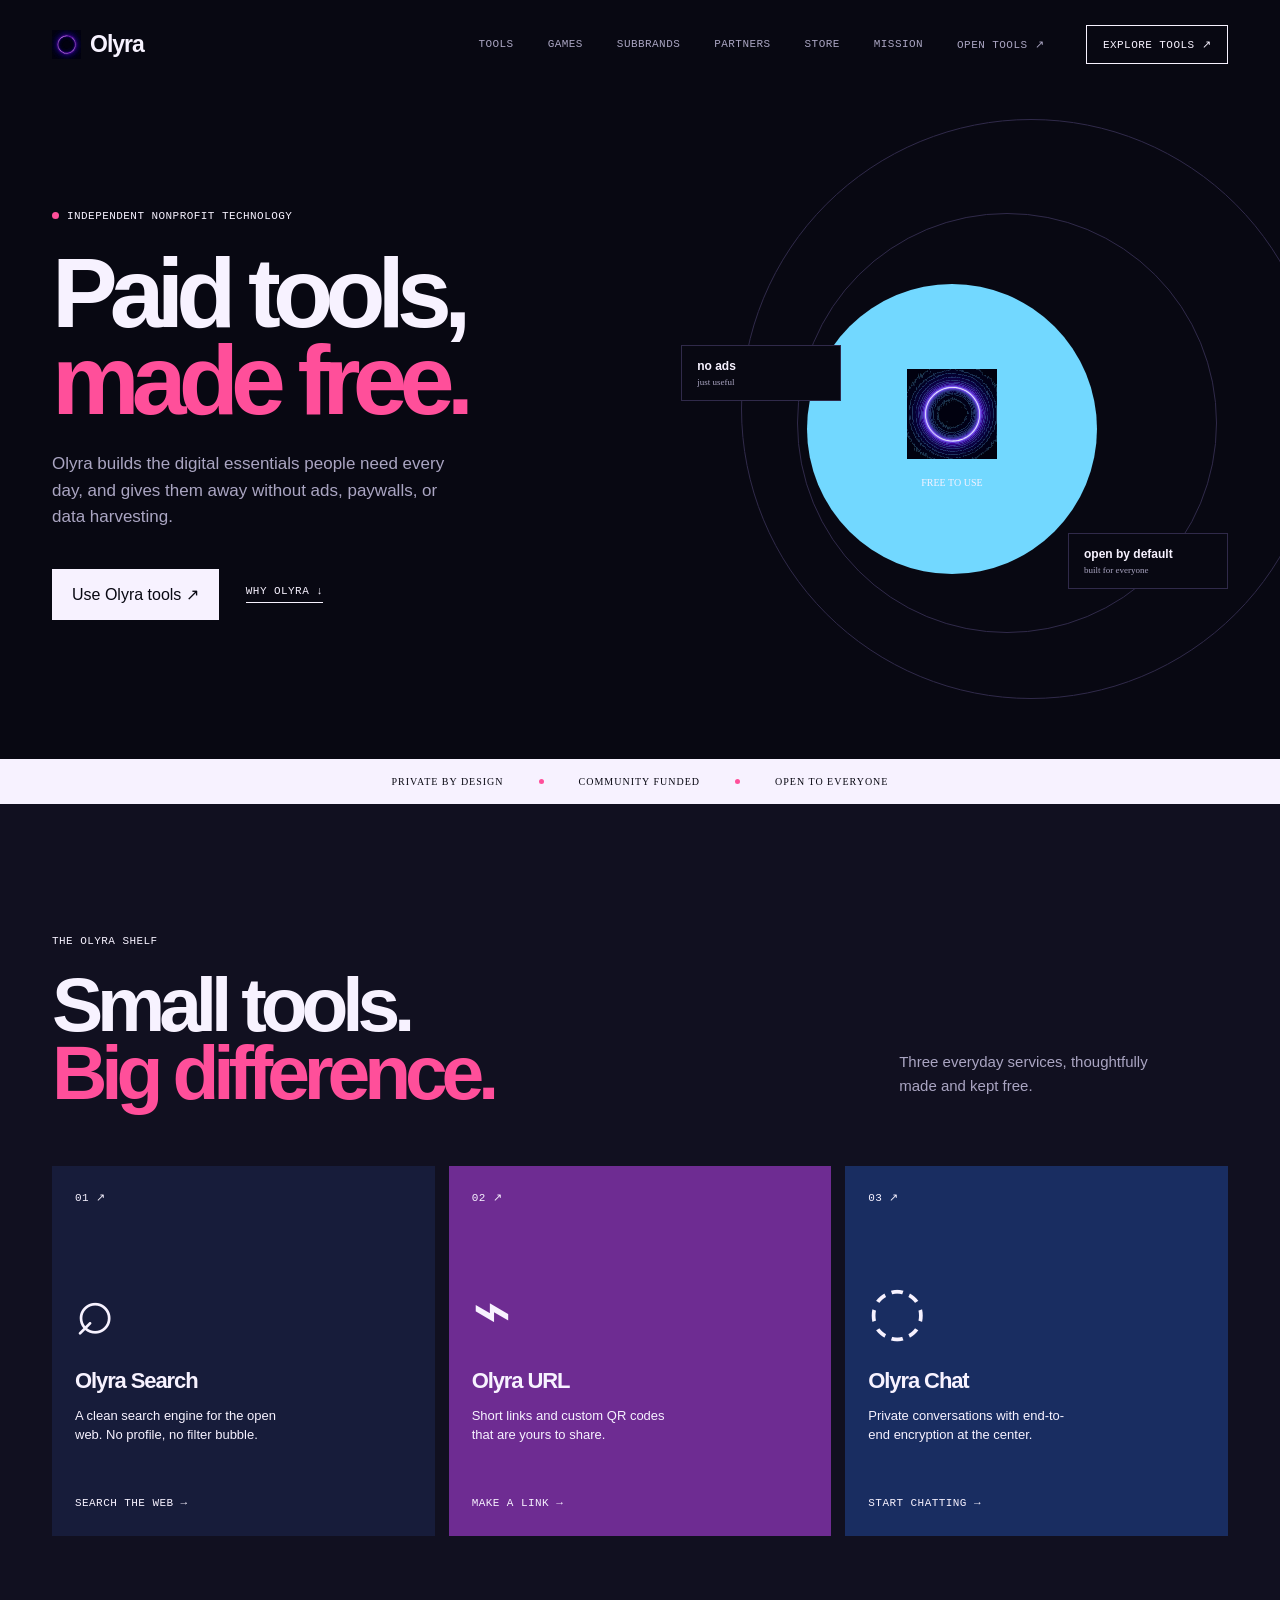
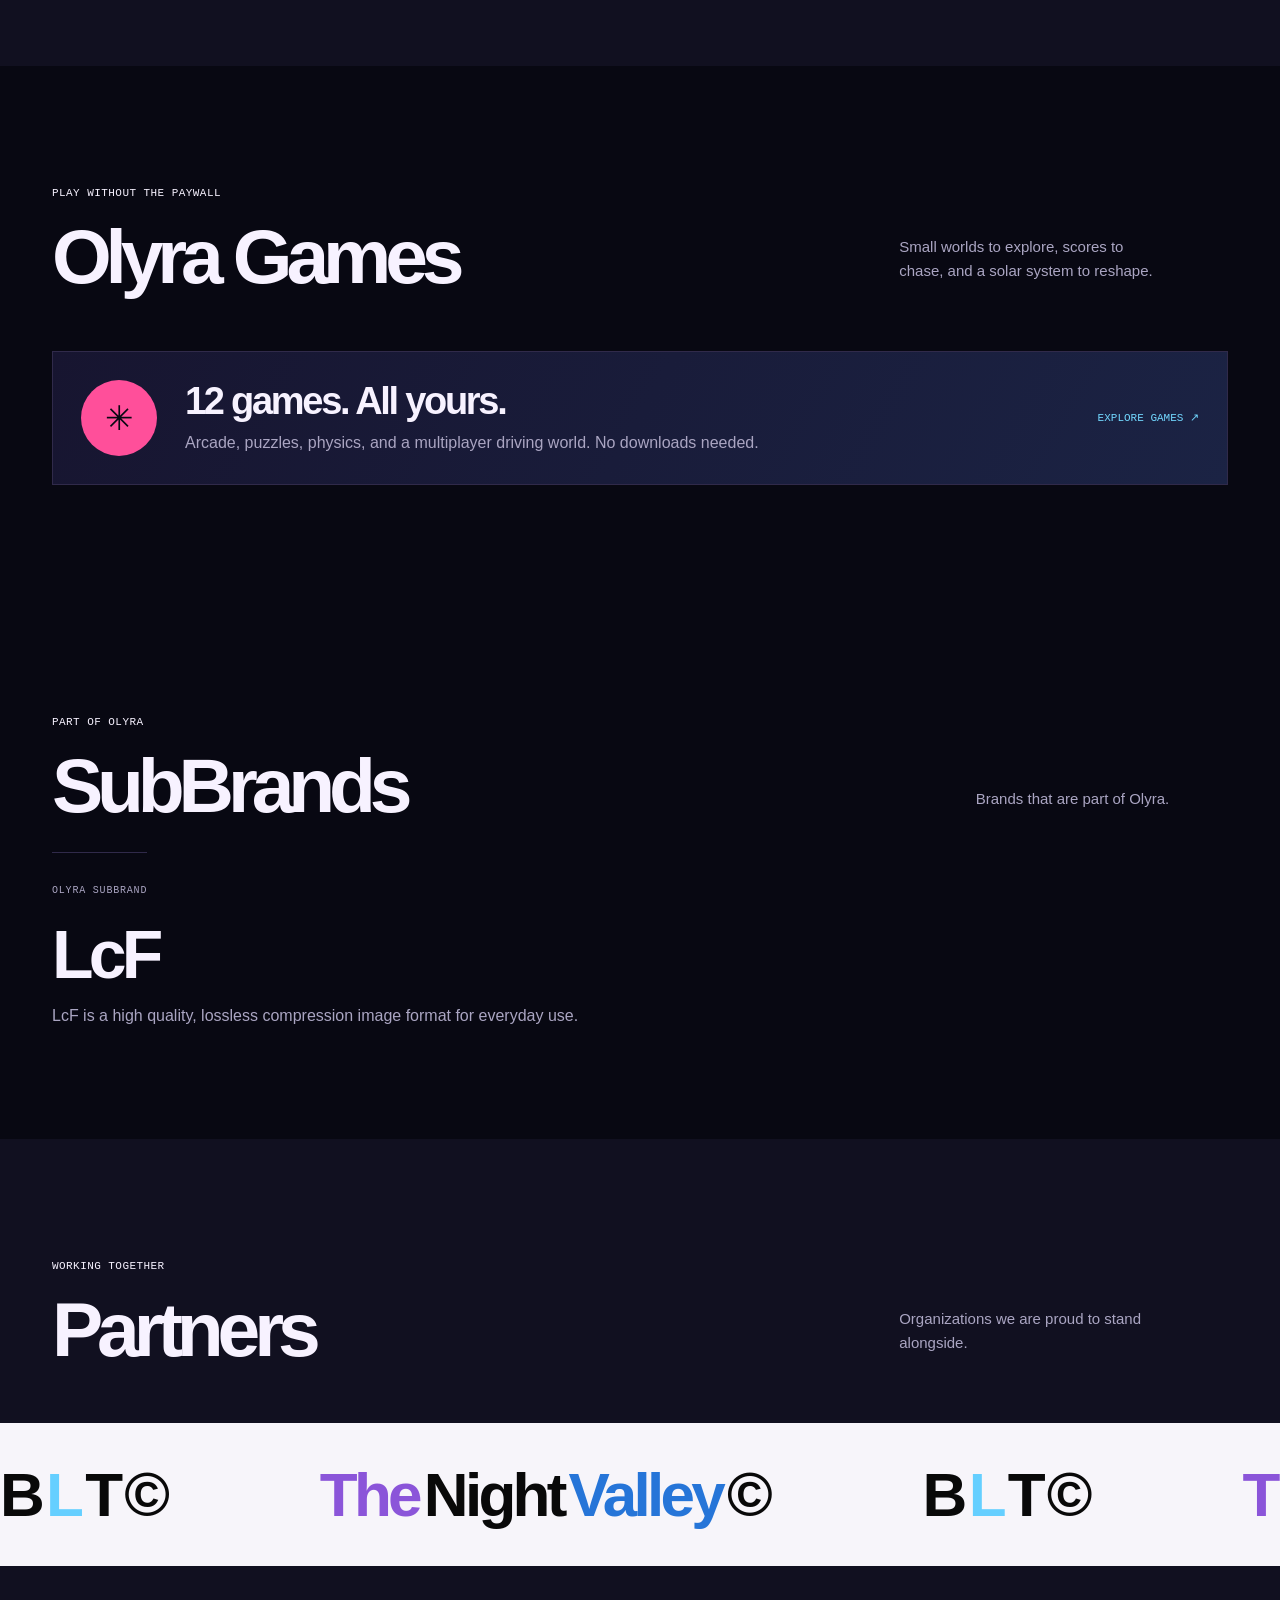
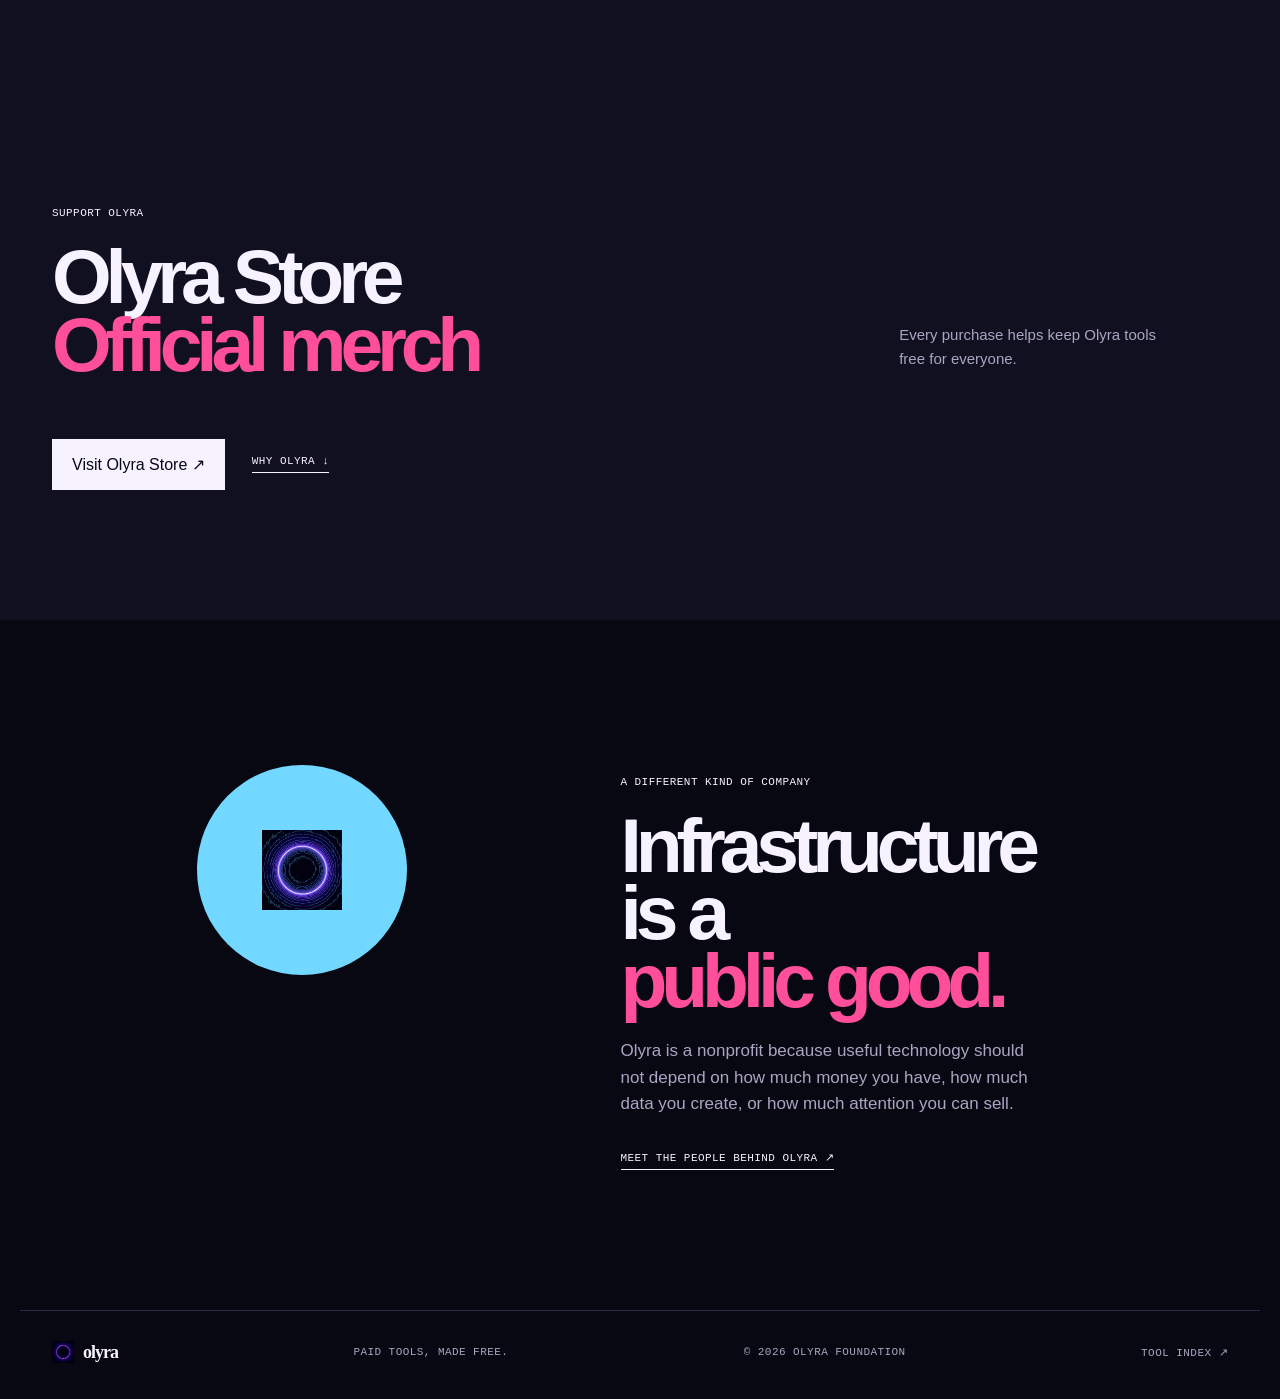
<file: index.html>
<!doctype html>
<html lang="en">
<head>
  <meta charset="UTF-8">
  <meta name="viewport" content="width=device-width, initial-scale=1">
  <meta name="description" content="Olyra makes useful digital tools free for everyone.">
  <title>Olyra - Paid tools, made free.</title>
  <link rel="icon" href="/OlyraLogo.svg" type="image/svg+xml">
  <link rel="stylesheet" href="/styles.css">
  <link rel="stylesheet" href="/brands.css">
</head>
<body>
  <header class="header"><a class="brand" href="/"><img src="/OlyraLogo.svg" alt=""> Olyra</a><nav><a href="#tools">Tools</a><a href="#games">Games</a><a href="#subbrands">SubBrands</a><a href="#partners">Partners</a><a href="#store">Store</a><a href="#mission">Mission</a><a href="/tools/">Open tools <span>↗</span></a></nav><a class="outline" href="/tools/">Explore tools ↗</a></header>
  <main>
    <section class="hero"><div><p class="eyebrow"><b></b>Independent nonprofit technology</p><h1>Paid tools,<br><em>made free.</em></h1><p class="lede">Olyra builds the digital essentials people need every day, and gives them away without ads, paywalls, or data harvesting.</p><div class="actions"><a class="button" href="/tools/">Use Olyra tools ↗</a><a class="text-link" href="#mission">Why Olyra ↓</a></div></div><div class="hero-art"><div class="ring ring-a"></div><div class="ring ring-b"></div><div class="logo-orb"><img src="/OlyraLogo.svg" alt="Olyra logo"><small>free to use</small></div><div class="note note-a"><strong>no ads</strong><small>just useful</small></div><div class="note note-b"><strong>open by default</strong><small>built for everyone</small></div></div></section>
    <div class="ticker"><span>Private by design</span><i></i><span>Community funded</span><i></i><span>Open to everyone</span></div>
    <section class="tools" id="tools"><div class="section-head"><div><p class="eyebrow">The Olyra shelf</p><h2>Small tools.<br><em>Big difference.</em></h2></div><p>Three everyday services, thoughtfully made and kept free.</p></div><div class="grid"><a class="tool search" href="/tools/search/"><span>01 ↗</span><b>⌕</b><h3>Olyra Search</h3><p>A clean search engine for the open web. No profile, no filter bubble.</p><small>Search the web →</small></a><a class="tool url" href="/tools/url/"><span>02 ↗</span><b>⌁</b><h3>Olyra URL</h3><p>Short links and custom QR codes that are yours to share.</p><small>Make a link →</small></a><a class="tool chat" href="/tools/chat/"><span>03 ↗</span><b>◌</b><h3>Olyra Chat</h3><p>Private conversations with end-to-end encryption at the center.</p><small>Start chatting →</small></a></div></section>
    <section class="games-preview" id="games"><div class="section-head"><div><p class="eyebrow">Play without the paywall</p><h2>Olyra Games</h2></div><p>Small worlds to explore, scores to chase, and a solar system to reshape.</p></div><a class="games-preview-card" href="/games/"><span aria-hidden="true">✳</span><div><h3>12 games. All yours.</h3><p>Arcade, puzzles, physics, and a multiplayer driving world. No downloads needed.</p></div><b>Explore games ↗</b></a></section>
    <section class="subbrands" id="subbrands"><div class="section-head"><div><p class="eyebrow">Part of Olyra</p><h2>SubBrands</h2></div><p>Brands that are part of Olyra.</p></div><a class="subbrand-card" href="https://lcf.env.pm"><span>OLYRA SUBBRAND</span><h3>LcF</h3><p>LcF is a high quality, lossless compression image format for everyday use.</p></a></section>
    <section class="partners" id="partners"><div class="section-head"><div><p class="eyebrow">Working together</p><h2>Partners</h2></div><p>Organizations we are proud to stand alongside.</p></div><p class="partners-sr-only">BLT© and The Night Valley©</p><div class="partners-marquee" aria-hidden="true"><div class="partner-track"><div class="partner-set"><span class="partner-name blt"><span>B</span><span>L</span><span>T</span><span>©</span></span><span class="partner-name night-valley"><span>The</span><span>Night</span><span>Valley</span><span>©</span></span></div><div class="partner-set"><span class="partner-name blt"><span>B</span><span>L</span><span>T</span><span>©</span></span><span class="partner-name night-valley"><span>The</span><span>Night</span><span>Valley</span><span>©</span></span></div></div></div></section>
    <section class="store" id="store">
  <div class="section-head">
    <div>
      <p class="eyebrow">Support Olyra</p>
      <h2>Olyra Store<br><em>Official merch</em></h2>
    </div>
    <p>Every purchase helps keep Olyra tools free for everyone.</p>
  </div>

  <div class="actions">
    <a class="button" href="https://www.bonfire.com/store/olyra-foundation/" target="_blank">
      Visit Olyra Store ↗
    </a>
    <a class="text-link" href="#mission">Why Olyra ↓</a>
  </div>
</section>
    <section class="mission" id="mission"><div class="mission-logo"><img src="/OlyraLogo.svg" alt=""></div><div><p class="eyebrow">A different kind of company</p><h2>Infrastructure is a<br><em>public good.</em></h2><p class="lede">Olyra is a nonprofit because useful technology should not depend on how much money you have, how much data you create, or how much attention you can sell.</p><a class="text-link" href="/founders/">Meet the people behind Olyra ↗</a></div></section>
  </main><footer><a class="brand" href="/"><img src="/OlyraLogo.svg" alt=""> olyra</a><span>Paid tools, made free.</span><span>© 2026 Olyra Foundation</span><a href="/tools/">Tool index ↗</a></footer>
  <script type="application/ld+json">
{
  "@context": "https://schema.org",
  "@type": "WebSite",
  "name": "Olyra",
  "alternateName": "Olyra Foundation",
  "url": "https://olyrafoundation.env.pm/"
}
</script>
</body>
</html>
</file>
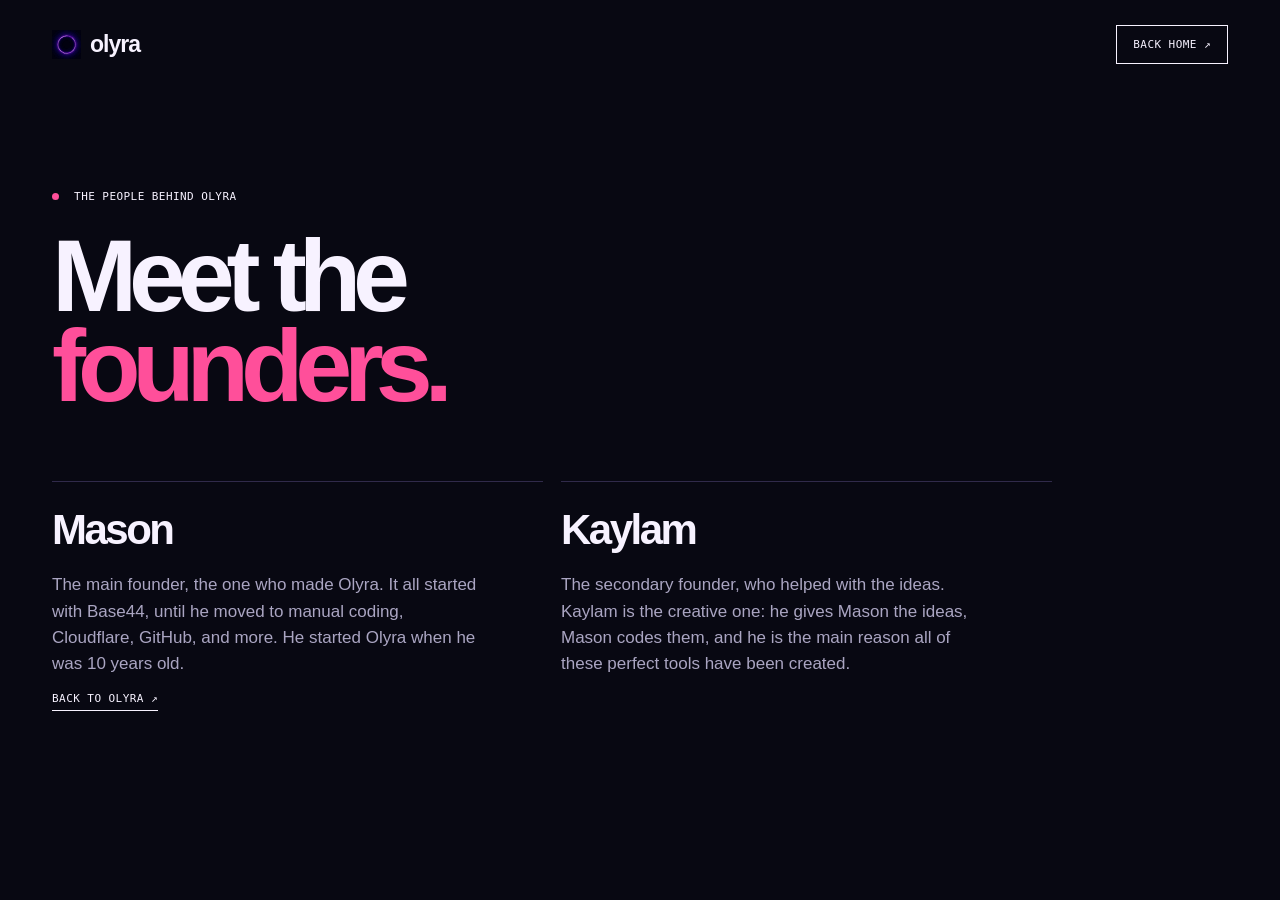
<file: founders/index.html>
<!doctype html>
<html lang="en">
<head>
  <meta charset="UTF-8">
  <meta name="viewport" content="width=device-width, initial-scale=1">
  <meta name="description" content="Meet the people behind Olyra.">
  <title>Olyra founders</title>
  <link rel="icon" href="/OlyraLogo.svg" type="image/svg+xml">
  <link rel="stylesheet" href="/styles.css">
</head>
<body>
  <header class="header">
    <a class="brand" href="/"><img src="/OlyraLogo.svg" alt=""> olyra</a>
    <a class="outline" href="/">Back home ↗</a>
  </header>
  <main class="founders">
    <p class="eyebrow"><b></b> The people behind Olyra</p>
    <h1>Meet the<br><em>founders.</em></h1>
    <div class="founder-grid">
      <article class="founder">
        <h2>Mason</h2>
        <p>The main founder, the one who made Olyra. It all started with Base44, until he moved to manual coding, Cloudflare, GitHub, and more. He started Olyra when he was 10 years old.</p>
      </article>
      <article class="founder">
        <h2>Kaylam</h2>
        <p>The secondary founder, who helped with the ideas. Kaylam is the creative one: he gives Mason the ideas, Mason codes them, and he is the main reason all of these perfect tools have been created.</p>
      </article>
    </div>
    <a class="text-link founders-back" href="/">Back to Olyra ↗</a>
  </main>
</body>
</html>
</file>
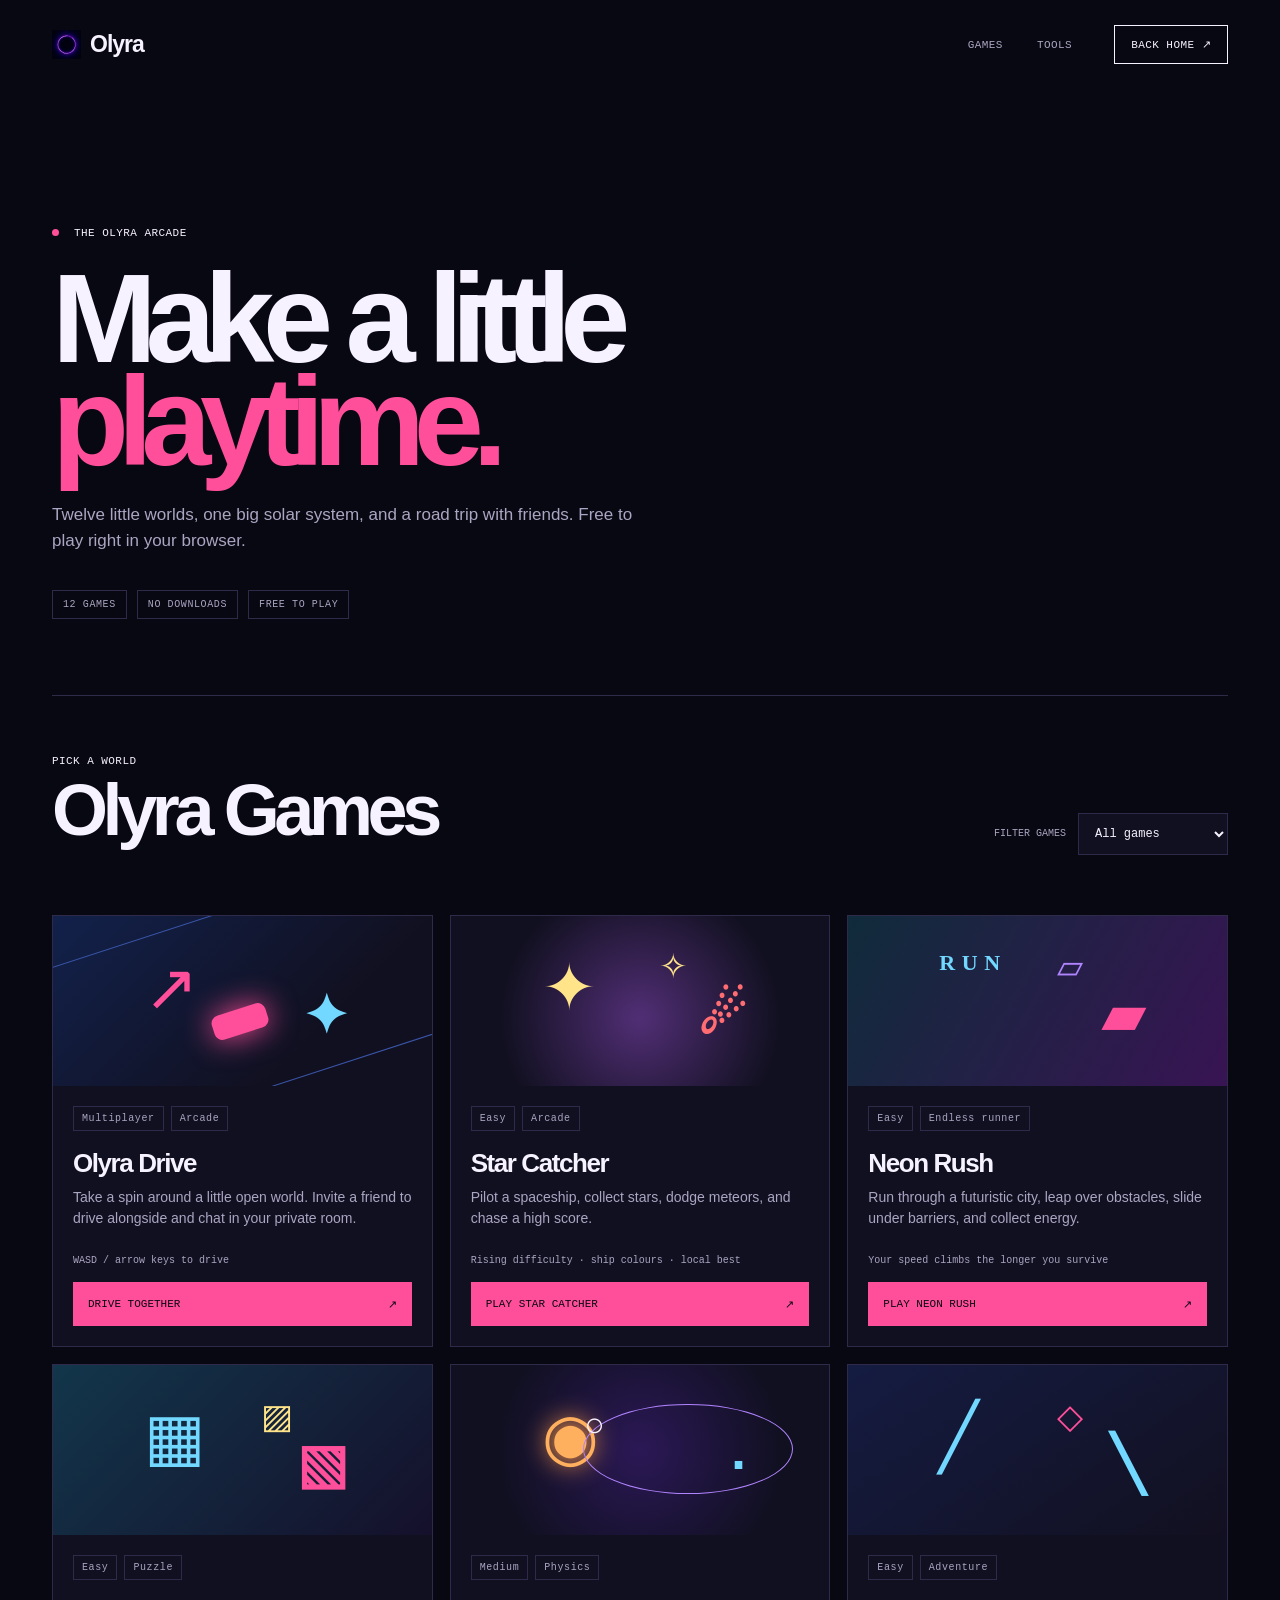
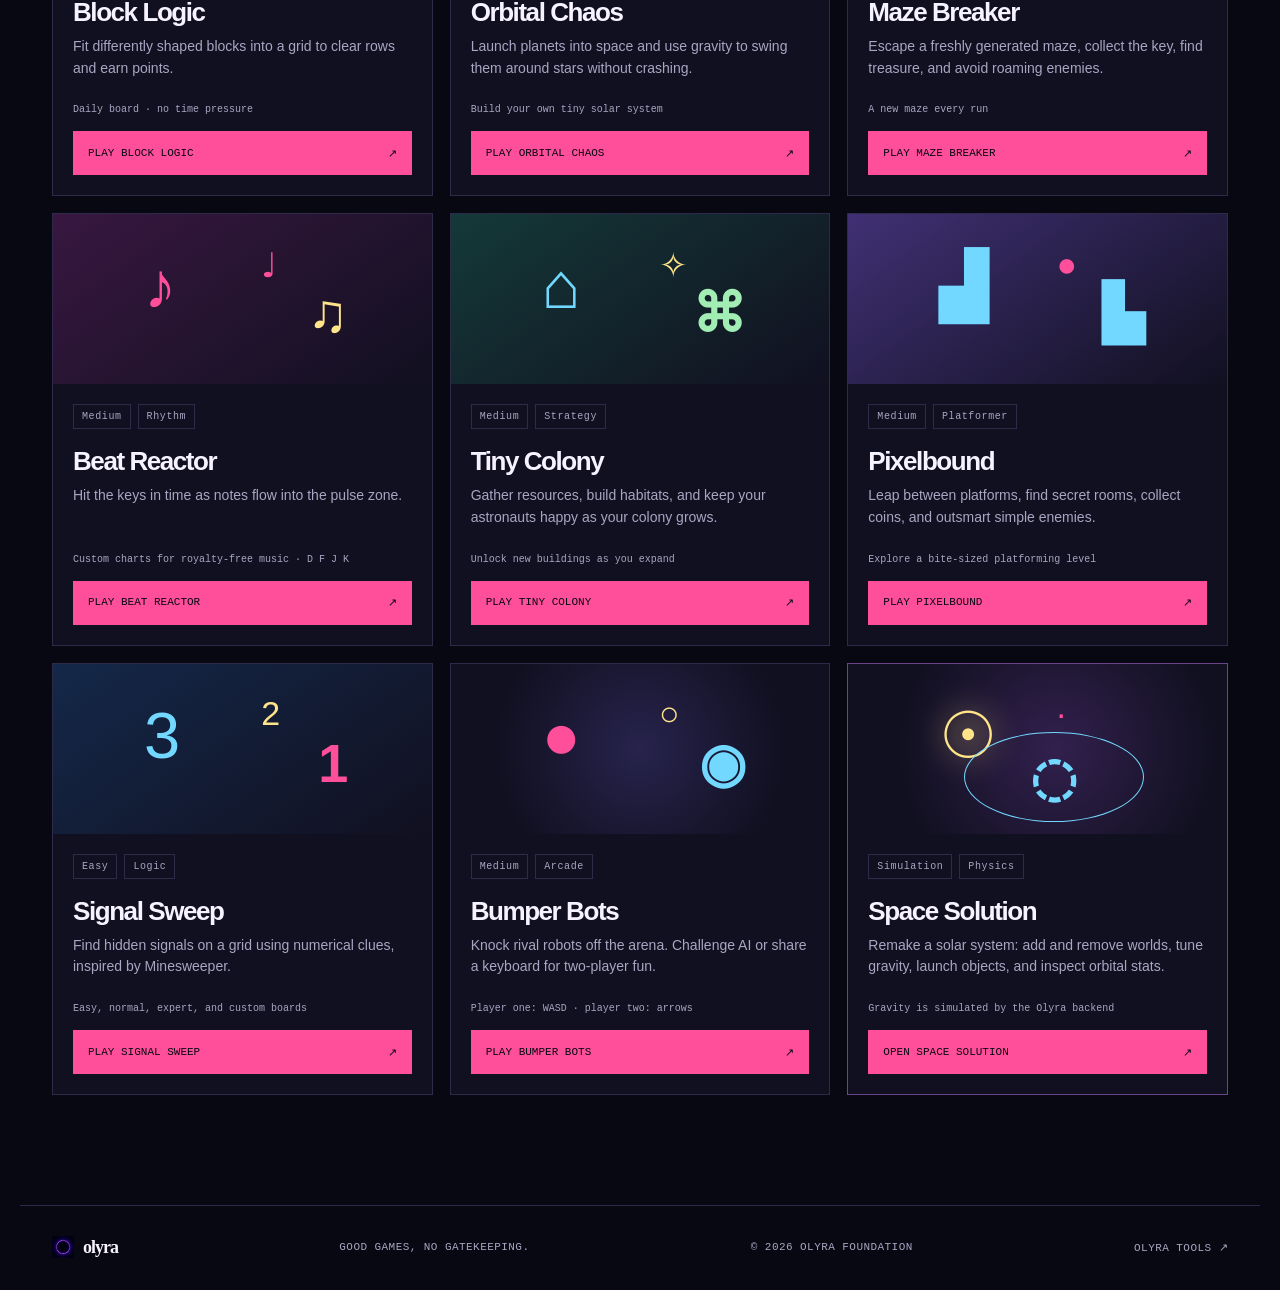
<file: games/index.html>
<!doctype html>
<html lang="en">
<head>
  <meta charset="UTF-8">
  <meta name="viewport" content="width=device-width, initial-scale=1">
  <meta name="description" content="Play free browser games from Olyra: arcade, puzzles, multiplayer driving, and solar system simulations.">
  <title>Olyra Games</title>
  <link rel="icon" href="/OlyraLogo.svg" type="image/svg+xml">
  <link rel="stylesheet" href="/styles.css">
  <link rel="stylesheet" href="/games/games.css">
</head>
<body>
  <header class="header"><a class="brand" href="/"><img src="/OlyraLogo.svg" alt=""> Olyra</a><nav><a href="#game-library">Games</a><a href="/tools/">Tools</a></nav><a class="outline" href="/">Back home ↗</a></header>
  <main class="games-page">
    <section class="games-hero">
      <p class="eyebrow"><b></b> The Olyra arcade</p>
      <h1>Make a little<br><em>playtime.</em></h1>
      <p class="lede">Twelve little worlds, one big solar system, and a road trip with friends. Free to play right in your browser.</p>
      <div class="game-facts"><span>12 GAMES</span><span>NO DOWNLOADS</span><span>FREE TO PLAY</span></div>
    </section>
    <section class="game-library" id="game-library">
      <div class="section-head"><div><p class="eyebrow">Pick a world</p><h2>Olyra Games</h2></div><label class="game-filter-label">Filter games <select id="game-filter" aria-label="Filter games by genre"><option value="all">All games</option><option>Arcade</option><option>Puzzle</option><option>Physics</option><option>Adventure</option><option>Rhythm</option><option>Strategy</option><option>Platformer</option><option>Logic</option><option>Multiplayer</option><option>Simulation</option></select></label></div>
      <div class="game-grid" id="game-grid">
        <article class="game-card car-card" data-genre="Multiplayer Arcade"><div class="game-art art-car" aria-hidden="true"><span>↗</span><b>✦</b><i></i></div><div class="game-card-info"><div class="game-tags"><span>Multiplayer</span><span>Arcade</span></div><h3>Olyra Drive</h3><p>Take a spin around a little open world. Invite a friend to drive alongside and chat in your private room.</p><small>WASD / arrow keys to drive</small><button class="game-play" data-game="drive">Drive together <span>↗</span></button></div></article>
        <article class="game-card" data-genre="Arcade"><div class="game-art art-stars" aria-hidden="true"><span>✦</span><b>☄</b><i>✧</i></div><div class="game-card-info"><div class="game-tags"><span>Easy</span><span>Arcade</span></div><h3>Star Catcher</h3><p>Pilot a spaceship, collect stars, dodge meteors, and chase a high score.</p><small>Rising difficulty · ship colours · local best</small><button class="game-play" data-game="stars">Play Star Catcher <span>↗</span></button></div></article>
        <article class="game-card" data-genre="Arcade"><div class="game-art art-neon" aria-hidden="true"><span>RUN</span><b>▰</b><i>▱</i></div><div class="game-card-info"><div class="game-tags"><span>Easy</span><span>Endless runner</span></div><h3>Neon Rush</h3><p>Run through a futuristic city, leap over obstacles, slide under barriers, and collect energy.</p><small>Your speed climbs the longer you survive</small><button class="game-play" data-game="runner">Play Neon Rush <span>↗</span></button></div></article>
        <article class="game-card" data-genre="Puzzle"><div class="game-art art-blocks" aria-hidden="true"><span>▦</span><b>▧</b><i>▨</i></div><div class="game-card-info"><div class="game-tags"><span>Easy</span><span>Puzzle</span></div><h3>Block Logic</h3><p>Fit differently shaped blocks into a grid to clear rows and earn points.</p><small>Daily board · no time pressure</small><button class="game-play" data-game="blocks">Play Block Logic <span>↗</span></button></div></article>
        <article class="game-card" data-genre="Physics"><div class="game-art art-orbit" aria-hidden="true"><span>◉</span><b>·</b><i>○</i></div><div class="game-card-info"><div class="game-tags"><span>Medium</span><span>Physics</span></div><h3>Orbital Chaos</h3><p>Launch planets into space and use gravity to swing them around stars without crashing.</p><small>Build your own tiny solar system</small><button class="game-play" data-game="orbit">Play Orbital Chaos <span>↗</span></button></div></article>
        <article class="game-card" data-genre="Adventure"><div class="game-art art-maze" aria-hidden="true"><span>╱</span><b>╲</b><i>◇</i></div><div class="game-card-info"><div class="game-tags"><span>Easy</span><span>Adventure</span></div><h3>Maze Breaker</h3><p>Escape a freshly generated maze, collect the key, find treasure, and avoid roaming enemies.</p><small>A new maze every run</small><button class="game-play" data-game="maze">Play Maze Breaker <span>↗</span></button></div></article>
        <article class="game-card" data-genre="Rhythm"><div class="game-art art-beat" aria-hidden="true"><span>♪</span><b>♫</b><i>♩</i></div><div class="game-card-info"><div class="game-tags"><span>Medium</span><span>Rhythm</span></div><h3>Beat Reactor</h3><p>Hit the keys in time as notes flow into the pulse zone.</p><small>Custom charts for royalty-free music · D F J K</small><button class="game-play" data-game="beat">Play Beat Reactor <span>↗</span></button></div></article>
        <article class="game-card" data-genre="Strategy"><div class="game-art art-colony" aria-hidden="true"><span>⌂</span><b>⌘</b><i>✧</i></div><div class="game-card-info"><div class="game-tags"><span>Medium</span><span>Strategy</span></div><h3>Tiny Colony</h3><p>Gather resources, build habitats, and keep your astronauts happy as your colony grows.</p><small>Unlock new buildings as you expand</small><button class="game-play" data-game="colony">Play Tiny Colony <span>↗</span></button></div></article>
        <article class="game-card" data-genre="Platformer"><div class="game-art art-pixel" aria-hidden="true"><span>▟</span><b>▙</b><i>●</i></div><div class="game-card-info"><div class="game-tags"><span>Medium</span><span>Platformer</span></div><h3>Pixelbound</h3><p>Leap between platforms, find secret rooms, collect coins, and outsmart simple enemies.</p><small>Explore a bite-sized platforming level</small><button class="game-play" data-game="pixel">Play Pixelbound <span>↗</span></button></div></article>
        <article class="game-card" data-genre="Logic Puzzle"><div class="game-art art-signal" aria-hidden="true"><span>3</span><b>1</b><i>2</i></div><div class="game-card-info"><div class="game-tags"><span>Easy</span><span>Logic</span></div><h3>Signal Sweep</h3><p>Find hidden signals on a grid using numerical clues, inspired by Minesweeper.</p><small>Easy, normal, expert, and custom boards</small><button class="game-play" data-game="signal">Play Signal Sweep <span>↗</span></button></div></article>
        <article class="game-card" data-genre="Arcade Multiplayer"><div class="game-art art-bots" aria-hidden="true"><span>●</span><b>◉</b><i>○</i></div><div class="game-card-info"><div class="game-tags"><span>Medium</span><span>Arcade</span></div><h3>Bumper Bots</h3><p>Knock rival robots off the arena. Challenge AI or share a keyboard for two-player fun.</p><small>Player one: WASD · player two: arrows</small><button class="game-play" data-game="bots">Play Bumper Bots <span>↗</span></button></div></article>
        <article class="game-card space-card" data-genre="Simulation Physics"><div class="game-art art-space" aria-hidden="true"><span>☉</span><b>◌</b><i>·</i></div><div class="game-card-info"><div class="game-tags"><span>Simulation</span><span>Physics</span></div><h3>Space Solution</h3><p>Remake a solar system: add and remove worlds, tune gravity, launch objects, and inspect orbital stats.</p><small>Gravity is simulated by the Olyra backend</small><button class="game-play" data-game="space">Open Space Solution <span>↗</span></button></div></article>
      </div>
    </section>
  </main>
  <footer><a class="brand" href="/"><img src="/OlyraLogo.svg" alt=""> olyra</a><span>Good games, no gatekeeping.</span><span>© 2026 Olyra Foundation</span><a href="/tools/">Olyra tools ↗</a></footer>
  <dialog class="game-dialog" id="game-dialog" aria-labelledby="game-title">
    <div class="game-dialog-head"><div><p class="eyebrow">OLYRA GAMES</p><h2 id="game-title">Game</h2></div><button class="game-close" id="game-close" aria-label="Close game">×</button></div>
    <p class="game-description" id="game-description"></p>
    <div class="game-controls" id="game-controls"></div>
    <div class="game-status" id="game-status" role="status"></div>
    <canvas id="game-canvas" width="800" height="450" aria-label="Game area"></canvas>
    <div class="game-dialog-footer"><span id="game-hint"></span><button class="game-secondary" id="game-restart">Restart game</button></div>
  </dialog>
  <script src="/games/games.js"></script>
</body>
</html>
</file>
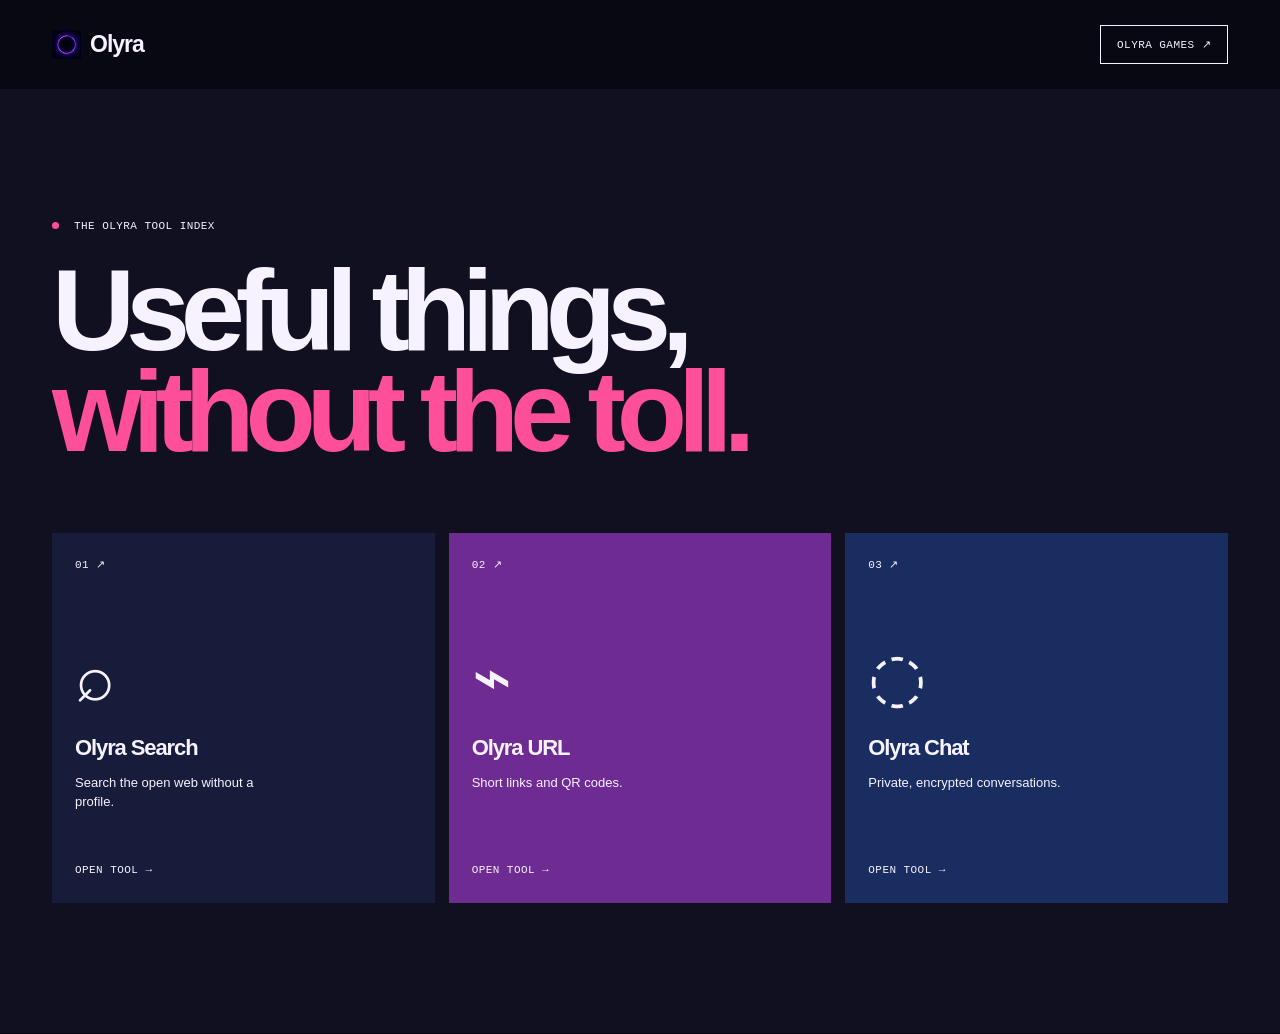
<file: tools/index.html>
<!doctype html><html lang="en"><head><meta charset="UTF-8"><meta name="viewport" content="width=device-width, initial-scale=1"><title>Olyra tools</title><link rel="icon" href="/OlyraLogo.svg"><link rel="stylesheet" href="/styles.css"></head><body><header class="header"><a class="brand" href="/"> <img src="/OlyraLogo.svg" alt=""> Olyra</a><a class="outline" href="/games/">Olyra Games ↗</a></header><main class="tools" style="min-height:calc(100vh - 100px)"><p class="eyebrow"><b></b> The Olyra tool index</p><h1 style="font-size:clamp(58px,9vw,120px);letter-spacing:-.08em;line-height:.88;margin:28px 0 70px">Useful things,<br><em style="color:var(--coral);font-style:normal">without the toll.</em></h1><div class="grid"><a class="tool search" href="/tools/search/"><span>01 ↗</span><b>⌕</b><h3>Olyra Search</h3><p>Search the open web without a profile.</p><small>Open tool →</small></a><a class="tool url" href="/tools/url/"><span>02 ↗</span><b>⌁</b><h3>Olyra URL</h3><p>Short links and QR codes.</p><small>Open tool →</small></a><a class="tool chat" href="/tools/chat/"><span>03 ↗</span><b>◌</b><h3>Olyra Chat</h3><p>Private, encrypted conversations.</p><small>Open tool →</small></a></div></main></body></html>
</file>
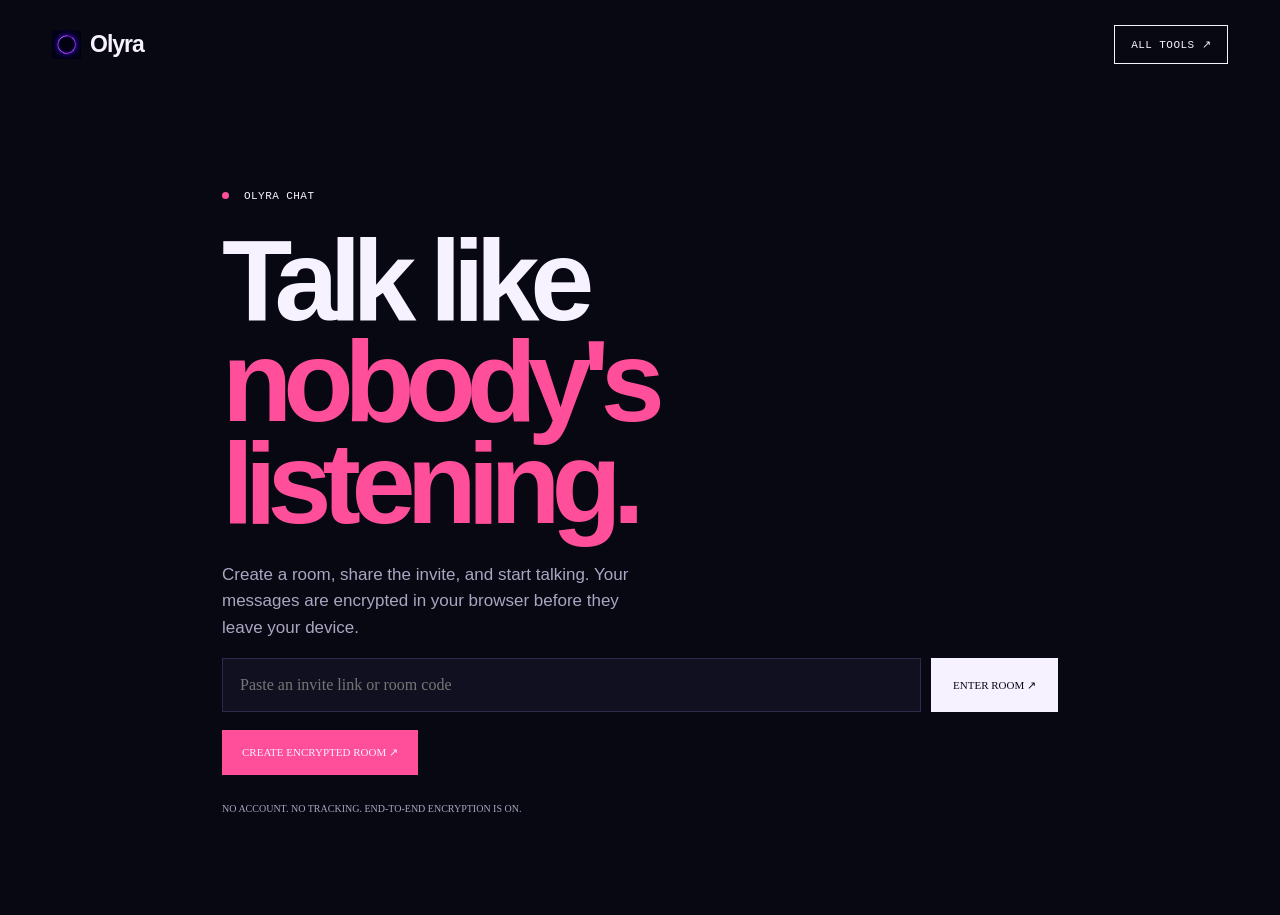
<file: tools/chat/index.html>
<!doctype html>
<html lang="en">
<head><meta charset="UTF-8"><meta name="viewport" content="width=device-width, initial-scale=1"><title>Olyra Chat</title><link rel="icon" href="/OlyraLogo.svg"><link rel="stylesheet" href="/styles.css"></head>
<body><header class="header"><a class="brand" href="/"><img src="/OlyraLogo.svg" alt=""> Olyra</a><a class="outline" href="/tools/">All tools ↗</a></header>
<main class="tool-page chat-page"><section id="welcome"><p class="eyebrow"><b></b> Olyra Chat</p><h1>Talk like<br><em>nobody's listening.</em></h1><p class="lede">Create a room, share the invite, and start talking. Your messages are encrypted in your browser before they leave your device.</p><div class="form-row"><input id="room-input" placeholder="Paste an invite link or room code" aria-label="Room code or invite link"><button id="join-button" type="button">Enter room ↗</button></div><button class="chat-create" id="create-button" type="button">Create encrypted room ↗</button><p class="fine">No account. No tracking. End-to-end encryption is on.</p></section>
<section class="chat-room" id="room" hidden><div class="chat-top"><div><p class="eyebrow"><b></b> Encrypted room</p><h2 id="room-name">Private room</h2></div><div class="chat-actions"><button id="copy-button" type="button">Copy invite ↗</button><button class="quiet-button" id="leave-button" type="button">Leave</button></div></div><div class="encryption-note">AES-GCM encryption <strong>ON</strong> <span id="room-status">Connecting...</span></div><div class="messages" id="messages" aria-live="polite"></div><div id="selected-gif" class="selected-gif" hidden><img id="selected-gif-preview" alt="Selected GIF preview"><span id="selected-gif-title">GIF attached</span><button id="remove-gif-button" type="button" aria-label="Remove selected GIF">Remove</button></div><section class="gif-picker" id="gif-picker" aria-label="KLIPY GIF picker" hidden><div class="gif-search"><input id="gif-search-input" type="search" placeholder="Search KLIPY GIFs..." aria-label="Search KLIPY GIFs"><button id="gif-search-button" type="button">Search</button><button class="quiet-button" id="gif-close-button" type="button">Close</button></div><p class="gif-attribution">Powered by KLIPY</p><div class="gif-results" id="gif-results" aria-live="polite"></div></section><form class="message-form" id="message-form"><input id="name-input" maxlength="32" placeholder="Your name" aria-label="Your name"><input id="message-input" maxlength="2000" placeholder="Write a message..." aria-label="Message" autocomplete="off"><div class="message-tools"><button id="gif-button" type="button">GIF</button><button id="attach-button" type="button">Attach file</button><input id="file-input" type="file" hidden><button type="submit">Send ↗</button></div></form><p class="fine" id="room-error" role="status"></p></section></main>
<script>
const api = '/api/chat';
const shareApi = '/api/chat/share';
const fileApi = '/api/chat/file';
const klipyApi = '/api/chat/klipy';
const maxFileSize = 10 * 1024 * 1024;
const encoder = new TextEncoder();
const decoder = new TextDecoder();
let roomId, roomKey, roomKeyBytes, lastMessage = 0, poller, shortInvite, selectedGif = null;
const $ = (id) => document.getElementById(id);
const bytesToBase64 = (bytes) => { let binary = ''; for (let offset = 0; offset < bytes.length; offset += 0x8000) binary += String.fromCharCode(...bytes.subarray(offset, offset + 0x8000)); return btoa(binary).replace(/\+/g, '-').replace(/\//g, '_').replace(/=+$/, ''); };
const base64ToBytes = (value) => Uint8Array.from(atob(value.replace(/-/g, '+').replace(/_/g, '/') + '='.repeat((4 - value.length % 4) % 4)), (char) => char.charCodeAt(0));
const randomToken = (length) => bytesToBase64(crypto.getRandomValues(new Uint8Array(length)));
const importKey = (value) => crypto.subtle.importKey('raw', base64ToBytes(value), 'AES-GCM', false, ['encrypt', 'decrypt']);
const setError = (message) => { $('room-error').textContent = message; };
async function encrypt(message) { const iv = crypto.getRandomValues(new Uint8Array(12)); const payload = await crypto.subtle.encrypt({ name: 'AES-GCM', iv }, roomKey, encoder.encode(JSON.stringify(message))); return { iv: bytesToBase64(iv), data: bytesToBase64(new Uint8Array(payload)) }; }
async function decrypt(message) { const plain = await crypto.subtle.decrypt({ name: 'AES-GCM', iv: base64ToBytes(message.iv) }, roomKey, base64ToBytes(message.data)); return JSON.parse(decoder.decode(plain)); }
function safeKlipyUrl(value) { try { const url = new URL(value); return url.protocol === 'https:' && url.hostname === 'static.klipy.com' ? url.href : ''; } catch { return ''; } }
function longInvite() { const origin = location.hostname.endsWith('.pages.dev') ? location.origin : 'https://olyra.env.pm'; return `${origin}${location.pathname}?room=${encodeURIComponent(roomId)}#${bytesToBase64(roomKeyBytes)}`; }
async function getShareUrl() {
  if (shortInvite) return shortInvite;
  const response = await fetch(shareApi, { method: 'POST', headers: { 'content-type': 'application/json' }, body: JSON.stringify({ url: longInvite() }) });
  const result = await response.json().catch(() => ({}));
  if (!response.ok || !result.shortUrl) throw new Error(result.error || 'Could not create a share link.');
  shortInvite = result.shortUrl;
  return shortInvite;
}
function showMessage(message) { const item = document.createElement('article'); item.className = 'chat-message'; const meta = document.createElement('small'); meta.textContent = `${message.name || 'Anonymous'} · ${new Date(message.sentAt).toLocaleTimeString([], { hour: '2-digit', minute: '2-digit' })}`; item.append(meta); if (message.text) { const text = document.createElement('p'); text.textContent = message.text; item.append(text); } if (message.attachment?.kind === 'gif') { const url = safeKlipyUrl(message.attachment.url); if (url) { const image = document.createElement('img'); image.className = 'chat-gif'; image.src = url; image.alt = message.attachment.alt || 'GIF from KLIPY'; image.loading = 'lazy'; item.append(image); } } else if (message.attachment?.kind === 'file' && typeof message.attachment.id === 'string') { const file = document.createElement('button'); file.className = 'file-download'; file.type = 'button'; file.textContent = `Download ${message.attachment.name || 'file'} (${formatSize(message.attachment.size)})`; file.onclick = () => downloadFile(message.attachment); item.append(file); } $('messages').append(item); $('messages').scrollTop = $('messages').scrollHeight; }
function formatSize(size) { return `${Math.max(0, Number(size) || 0).toLocaleString()} bytes`; }
async function sendMessage(message) { const payload = await encrypt({ name: $('name-input').value.trim() || 'Anonymous', sentAt: Date.now(), ...message }); const response = await fetch(api, { method: 'POST', headers: { 'content-type': 'application/json' }, body: JSON.stringify({ room: roomId, ...payload }) }); if (!response.ok) throw new Error('Message could not be sent.'); await poll(); }
async function poll() { try { const response = await fetch(`${api}?room=${encodeURIComponent(roomId)}&since=${lastMessage}`); if (!response.ok) throw new Error(); const messages = await response.json(); for (const item of messages) { lastMessage = Math.max(lastMessage, item.id); try { showMessage(await decrypt(item)); } catch {} } $('room-status').textContent = 'Live'; } catch { $('room-status').textContent = 'Reconnecting...'; } }
async function enterRoom(id, keyValue) { roomId = id; roomKeyBytes = base64ToBytes(keyValue); roomKey = await importKey(keyValue); shortInvite = null; lastMessage = 0; $('welcome').hidden = true; $('room').hidden = false; $('room-name').textContent = `Room ${id.slice(0, 6)}`; $('messages').replaceChildren(); history.replaceState(null, '', `?room=${encodeURIComponent(id)}#${keyValue}`); clearInterval(poller); await poll(); poller = setInterval(poll, 1500); }
function parseInvite(value) { try { const url = new URL(value); return { id: url.searchParams.get('room'), key: url.hash.slice(1) }; } catch { return { id: value.trim(), key: '' }; } }
$('create-button').onclick = () => enterRoom(randomToken(8), randomToken(32));
$('join-button').onclick = () => { const parsed = parseInvite($('room-input').value); if (!parsed.id || !parsed.key) return $('room-input').focus(); enterRoom(parsed.id, parsed.key); };
$('copy-button').onclick = async () => { $('copy-button').textContent = 'Creating link…'; await navigator.clipboard.writeText(await getShareUrl()); $('copy-button').textContent = 'Invite copied'; setTimeout(() => $('copy-button').textContent = 'Copy invite ↗', 1800); };
$('leave-button').onclick = () => { clearInterval(poller); history.replaceState(null, '', location.pathname); $('room').hidden = true; shortInvite = null; $('welcome').hidden = false; };
$('message-form').onsubmit = async (event) => { event.preventDefault(); const text = $('message-input').value.trim(); if (!text && !selectedGif) return; try { const message = { text }; if (selectedGif) message.attachment = { kind: 'gif', url: selectedGif.url, alt: selectedGif.alt }; await sendMessage(message); $('message-input').value = ''; clearSelectedGif(); setError(''); } catch (error) { setError(error.message); } };
$('gif-button').onclick = () => { $('gif-picker').hidden = !$('gif-picker').hidden; if (!$('gif-picker').hidden) $('gif-search-input').focus(); };
$('gif-close-button').onclick = () => { $('gif-picker').hidden = true; };
function clearSelectedGif() { selectedGif = null; $('selected-gif-preview').removeAttribute('src'); $('selected-gif').hidden = true; }
$('remove-gif-button').onclick = clearSelectedGif;
async function searchGifs() { const query = $('gif-search-input').value.trim(); if (!query) return; const results = $('gif-results'); results.textContent = 'Searching KLIPY...'; try { const response = await fetch(`${klipyApi}?q=${encodeURIComponent(query)}`); const body = await response.json(); if (!response.ok) throw new Error(body.error || 'KLIPY search failed.'); results.replaceChildren(); for (const gif of body.results) { const url = safeKlipyUrl(gif.url); const preview = safeKlipyUrl(gif.preview); if (!url || !preview) continue; const button = document.createElement('button'); button.type = 'button'; button.className = 'gif-result'; const image = document.createElement('img'); image.src = preview; image.alt = gif.title || 'KLIPY GIF'; image.loading = 'lazy'; button.append(image); button.onclick = () => { selectedGif = { url, alt: gif.title || 'GIF from KLIPY', preview, title: gif.title || 'KLIPY GIF' }; $('selected-gif-preview').src = preview; $('selected-gif-preview').alt = selectedGif.alt; $('selected-gif-title').textContent = `${selectedGif.title} attached`; $('selected-gif').hidden = false; $('gif-picker').hidden = true; $('message-input').focus(); setError(''); }; results.append(button); } if (!results.childElementCount) results.textContent = 'No GIFs found.'; } catch (error) { results.textContent = error.message; } }
$('gif-search-button').onclick = searchGifs;
$('gif-search-input').onkeydown = (event) => { if (event.key === 'Enter') { event.preventDefault(); searchGifs(); } };
$('attach-button').onclick = () => $('file-input').click();
$('file-input').onchange = async () => { const file = $('file-input').files[0]; $('file-input').value = ''; if (!file) return; if (file.size > maxFileSize) return setError('Files must be 10 MB or smaller.'); try { $('attach-button').disabled = true; setError('Encrypting and uploading file...'); const ivBytes = crypto.getRandomValues(new Uint8Array(12)); const encrypted = await crypto.subtle.encrypt({ name: 'AES-GCM', iv: ivBytes }, roomKey, await file.arrayBuffer()); const response = await fetch(fileApi, { method: 'POST', headers: { 'content-type': 'application/json' }, body: JSON.stringify({ room: roomId, iv: bytesToBase64(ivBytes), data: bytesToBase64(new Uint8Array(encrypted)) }) }); const body = await response.json(); if (!response.ok) throw new Error(body.error || 'File upload failed.'); await sendMessage({ text: '', attachment: { kind: 'file', id: body.id, name: file.name, type: file.type || 'application/octet-stream', size: file.size } }); setError(''); } catch (error) { setError(error.message); } finally { $('attach-button').disabled = false; } };
async function downloadFile(attachment) { try { setError('Downloading and decrypting file...'); const response = await fetch(`${fileApi}?room=${encodeURIComponent(roomId)}&id=${encodeURIComponent(attachment.id)}`); const body = await response.json(); if (!response.ok) throw new Error(body.error || 'File download failed.'); const plain = await crypto.subtle.decrypt({ name: 'AES-GCM', iv: base64ToBytes(body.iv) }, roomKey, base64ToBytes(body.data)); const blob = new Blob([plain], { type: attachment.type || 'application/octet-stream' }); const url = URL.createObjectURL(blob); const link = document.createElement('a'); link.href = url; link.download = attachment.name || 'download'; link.click(); setTimeout(() => URL.revokeObjectURL(url), 1000); setError(''); } catch (error) { setError(error.message); } }
const initial = new URLSearchParams(location.search).get('room'); const initialKey = location.hash.slice(1); if (initial && initialKey) enterRoom(initial, initialKey);
</script></body></html>
</file>
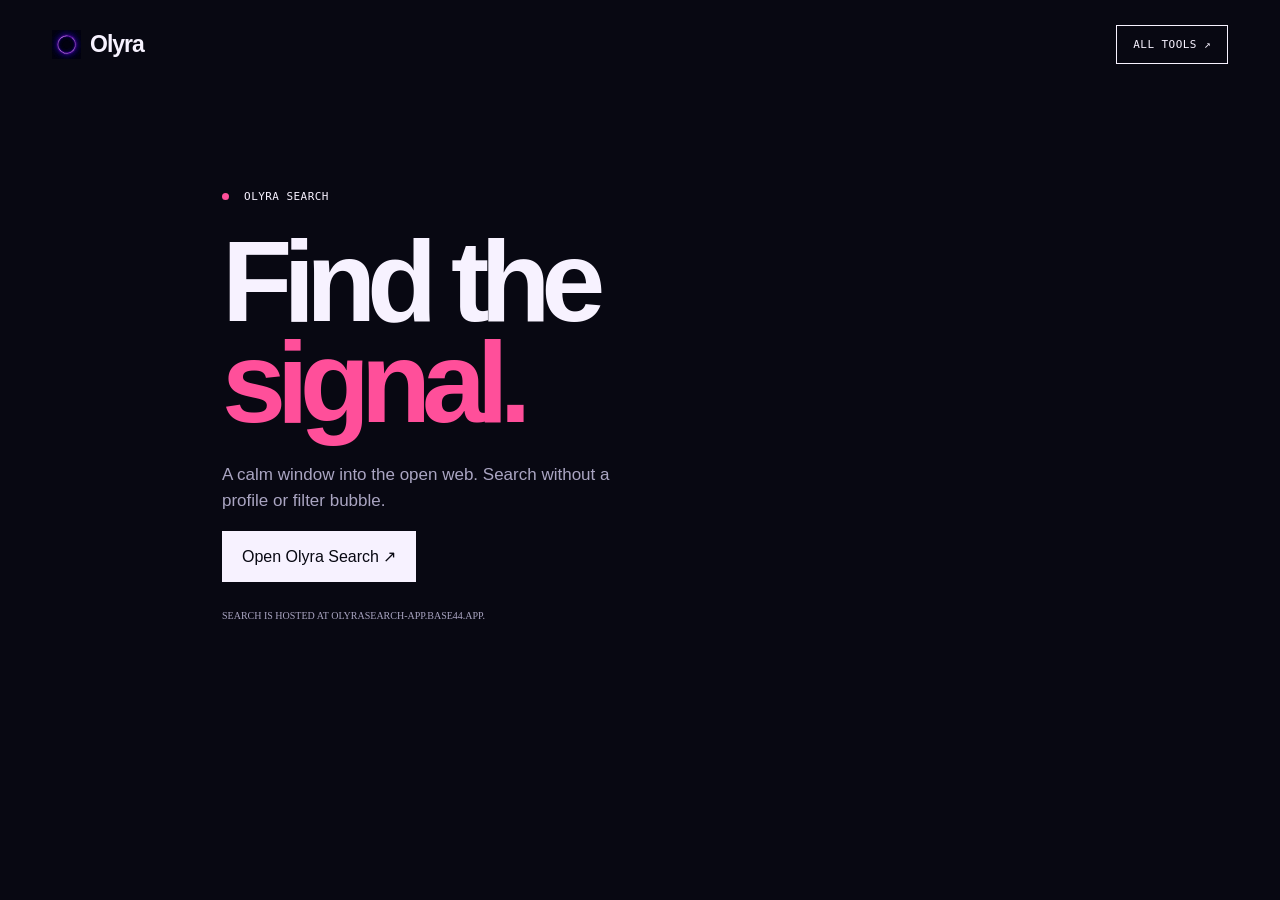
<file: tools/search/index.html>
<!doctype html><html lang="en"><head><meta charset="UTF-8"><meta name="viewport" content="width=device-width, initial-scale=1"><title>Olyra Search</title><link rel="icon" href="/OlyraLogo.svg"><link rel="stylesheet" href="/styles.css"></head><body><header class="header"><a class="brand" href="/"><img src="/OlyraLogo.svg" alt=""> Olyra</a><a class="outline" href="/tools/">All tools ↗</a></header><main class="tool-page"><p class="eyebrow"><b></b> Olyra Search</p><h1>Find the<br><em>signal.</em></h1><p class="lede">A calm window into the open web. Search without a profile or filter bubble.</p><a class="button" href="https://olyrasearch-app.base44.app" target="_blank" rel="noopener noreferrer">Open Olyra Search ↗</a><p class="fine">Search is hosted at olyrasearch-app.base44.app.</p></main></body></html>
</file>
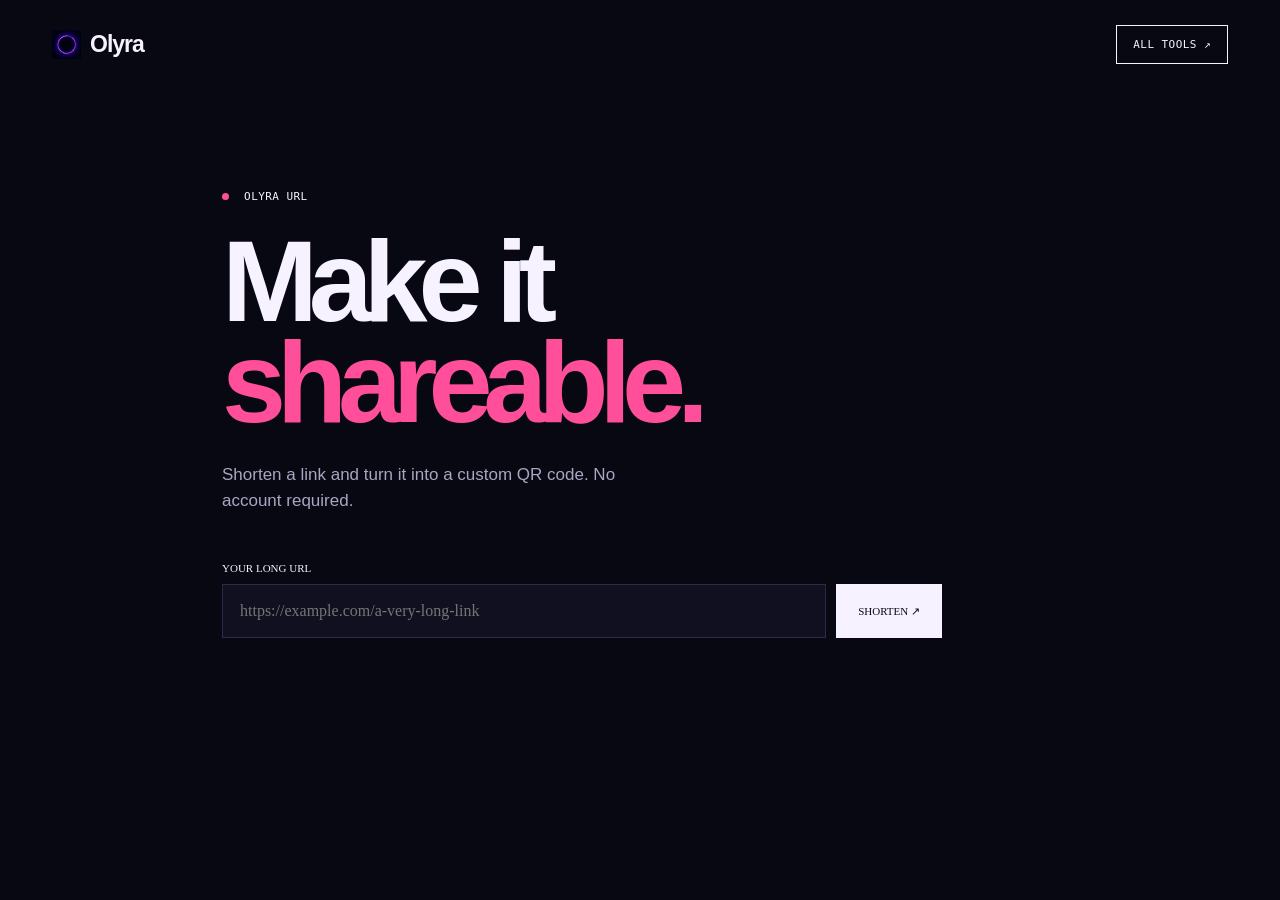
<file: tools/url/index.html>
<!doctype html><html lang="en"><head><meta charset="UTF-8"><meta name="viewport" content="width=device-width, initial-scale=1"><title>Olyra URL</title><link rel="icon" href="/OlyraLogo.svg"><link rel="stylesheet" href="/styles.css"></head><body><header class="header"><a class="brand" href="/"><img src="/OlyraLogo.svg" alt=""> Olyra</a><a class="outline" href="/tools/">All tools ↗</a></header><main class="tool-page"><p class="eyebrow"><b></b> Olyra URL</p><h1>Make it<br><em>shareable.</em></h1><p class="lede">Shorten a link and turn it into a custom QR code. No account required.</p><form id="shortener"><label for="url">Your long URL</label><div class="form-row"><input id="url" type="url" placeholder="https://example.com/a-very-long-link" required><button type="submit">Shorten ↗</button></div><p id="result" role="status"></p></form><div id="qr" class="qr"></div></main><script>const form=document.querySelector('#shortener'),result=document.querySelector('#result'),qr=document.querySelector('#qr');form.addEventListener('submit',async e=>{e.preventDefault();result.textContent='Working...';try{const r=await fetch('/api/shorten',{method:'POST',headers:{'content-type':'application/json'},body:JSON.stringify({url:document.querySelector('#url').value})});const d=await r.json();if(!r.ok)throw Error(d.error);result.innerHTML='<a href="'+d.shortUrl+'" target="_blank" rel="noreferrer">'+d.shortUrl+' ↗</a>';qr.innerHTML='<img alt="QR code" src="https://api.qrserver.com/v1/create-qr-code/?size=180x180&data='+encodeURIComponent(d.shortUrl)+'">'}catch(err){result.textContent=err.message}});</script></body></html>
</file>
<file: styles.css>
.store {
  background: var(--cream);
  padding: 120px max(32px, calc((100vw - 1176px)/2)) 130px;
}

/* Dark Olyra palette */
:root{--ink:#f7f2ff !important;--paper:#080812 !important;--cream:#111020 !important;--coral:#ff4f9a !important;--mint:#72d8ff !important;--muted:#aaa5c2 !important;--line:#302a4a !important}
.search{background:#171c3a!important}.url{background:#6e2c92!important}.chat{background:#192d61!important}
.founders{margin:auto;max-width:1240px;min-height:calc(100vh - 100px);padding:90px 32px}.founders h1{font-size:clamp(60px,8vw,112px);letter-spacing:-.08em;line-height:.88;margin:28px 0 70px}.founders h1 em{color:var(--coral);font-style:normal}.founder-grid{display:grid;gap:18px;grid-template-columns:repeat(2,1fr);max-width:1000px}.founder{border-top:1px solid var(--line);padding:24px 0 10px}.founder h2{font-size:42px;letter-spacing:-.06em;margin:0 0 18px}.founder p{color:var(--muted);font-size:17px;line-height:1.55;max-width:430px;margin:0}.founders-back{margin-top:70px}@media(max-width:800px){.founders{padding:70px 20px}.founder-grid{grid-template-columns:1fr}.founders h1{font-size:64px;margin-bottom:52px}.founder h2{font-size:36px}}
.form-row input,.search-form input{background:#111020!important;color:var(--ink)!important}
/* Tool surfaces */
.tool-page{margin:auto;max-width:900px;min-height:calc(100vh - 100px);padding:90px 32px}.tool-page h1{font-size:clamp(60px,9vw,120px);letter-spacing:-.08em;line-height:.88;margin:28px 0}.tool-page em{color:var(--coral);font-style:normal}.tool-page form{margin-top:48px;max-width:720px}.tool-page label{display:block;font:11px 'DM Mono';margin-bottom:10px;text-transform:uppercase}.form-row,.search-form{display:flex;gap:10px}.form-row input,.search-form input{background:white;border:1px solid var(--line);font:16px 'Space Grotesk';min-width:0;padding:17px;width:100%}.form-row button,.search-form button,.pizz-actions button{background:var(--ink);border:0;color:var(--paper);cursor:pointer;font:11px 'DM Mono';padding:0 22px;text-transform:uppercase;white-space:nowrap}.form-row button:hover,.search-form button:hover,.pizz-actions button:hover{background:var(--coral);color:var(--ink)}#result{font:12px 'DM Mono';min-height:20px;margin-top:18px}#result a{color:var(--coral)}.qr img{margin-top:15px}.fine{color:var(--muted);font:10px 'DM Mono';margin-top:28px;text-transform:uppercase}.pizz-actions{align-items:center;display:flex;gap:28px;margin-top:48px}.pizz-actions button{padding:17px 22px}.search-form{margin-top:48px;max-width:720px}.search-form input{border-color:var(--ink)}
@media(max-width:800px){.tool-page{padding:70px 20px}.form-row,.search-form{display:block}.form-row button,.search-form button{margin-top:10px;padding:17px;width:100%}.pizz-actions{align-items:flex-start;display:flex;flex-direction:column}.tool-page h1{font-size:64px}}
.chat-create{background:var(--coral);border:0;color:var(--ink);cursor:pointer;font:11px 'DM Mono';margin-top:18px;padding:16px 20px;text-transform:uppercase}.chat-create:hover{background:var(--ink);color:var(--paper)}.chat-room{max-width:900px}.chat-top{align-items:flex-end;border-bottom:1px solid var(--line);display:flex;justify-content:space-between;padding-bottom:24px}.chat-top h2{font-size:clamp(34px,5vw,58px);letter-spacing:-.06em;margin:18px 0 0}.chat-actions{display:flex;gap:10px}.chat-actions button,.message-form button{background:var(--ink);border:0;color:var(--paper);cursor:pointer;font:11px 'DM Mono';padding:14px 16px;text-transform:uppercase}.chat-actions button:hover,.message-form button:hover{background:var(--coral);color:var(--ink)}.chat-actions .quiet-button{background:transparent;border:1px solid var(--line);color:var(--ink)}.encryption-note{color:var(--muted);font:11px 'DM Mono';padding:18px 0;text-transform:uppercase}.encryption-note strong{color:var(--coral);margin-left:8px}.encryption-note span{float:right}.messages{border:1px solid var(--line);height:420px;overflow-y:auto;padding:20px}.chat-message{border-bottom:1px solid var(--line);padding:0 0 15px;margin-bottom:15px}.chat-message:last-child{border:0;margin-bottom:0}.chat-message small{color:var(--muted);font:11px 'DM Mono';text-transform:uppercase}.chat-message p{font-size:16px;line-height:1.5;margin:8px 0 0;white-space:pre-wrap;overflow-wrap:anywhere}.message-form{display:grid;gap:10px;grid-template-columns:150px 1fr auto;margin-top:14px}.message-form input{background:#111020;border:1px solid var(--line);color:var(--ink);font:16px 'Space Grotesk';min-width:0;padding:15px}.message-form button{padding:0 22px}.chat-page [hidden]{display:none}@media(max-width:800px){.chat-top{align-items:flex-start;display:block}.chat-actions{margin-top:20px}.chat-actions button{flex:1}.messages{height:52vh}.message-form{grid-template-columns:1fr}.message-form button{padding:16px}.encryption-note span{float:none;margin-left:12px}}
.gif-picker{border:1px solid var(--line);margin-top:12px;padding:14px}.gif-search{display:flex;gap:8px}.gif-search input{background:#111020;border:1px solid var(--line);color:var(--ink);font:14px 'Space Grotesk';min-width:0;padding:12px;width:100%}.gif-search button,.file-download{background:var(--ink);border:0;color:var(--paper);cursor:pointer;font:11px 'DM Mono';padding:12px 14px;text-transform:uppercase;white-space:nowrap}.gif-search .quiet-button{background:transparent;border:1px solid var(--line);color:var(--ink)}.gif-attribution{color:var(--muted);font:10px 'DM Mono';margin:12px 0;text-align:right}.gif-results{display:grid;gap:8px;grid-template-columns:repeat(6,minmax(0,1fr));max-height:270px;overflow:auto}.gif-result{background:transparent;border:1px solid var(--line);cursor:pointer;height:90px;overflow:hidden;padding:0}.gif-result img{height:100%;object-fit:cover;width:100%}.chat-gif{display:block;margin-top:10px;max-height:280px;max-width:min(100%,420px);object-fit:contain}.file-download{margin-top:10px;max-width:100%;overflow:hidden;text-overflow:ellipsis}.message-tools{display:flex;gap:8px}.message-tools button{padding:0 14px}.message-tools button:disabled{cursor:wait;opacity:.6}.file-download:hover,.gif-search button:hover,.message-tools button:hover{background:var(--coral);color:var(--ink)}@media(max-width:800px){.gif-search{flex-wrap:wrap}.gif-search input{flex:1 1 100%}.gif-search button{flex:1}.gif-results{grid-template-columns:repeat(3,minmax(0,1fr))}.message-tools{display:grid;grid-template-columns:1fr 1fr}.message-tools button[type=submit]{grid-column:1/-1;padding:16px}}
.games-preview{background:var(--paper);padding:110px max(32px,calc((100vw - 1176px)/2))}
.games-preview-card{align-items:center;background:linear-gradient(120deg,#171530,#1b2344);border:1px solid var(--line);display:flex;gap:28px;justify-content:space-between;padding:28px}
.games-preview-card>span{align-items:center;background:#ff4f9a;border-radius:50%;color:#080812;display:flex;flex:none;font-size:34px;height:76px;justify-content:center;width:76px}
.games-preview-card>div{margin-right:auto}
.games-preview-card h3{font-size:clamp(24px,4vw,38px);letter-spacing:-.06em;margin:0 0 8px}
.games-preview-card p{color:var(--muted);line-height:1.5;margin:0}
.games-preview-card>b{color:var(--mint);font:11px 'DM Mono',monospace;text-transform:uppercase;white-space:nowrap}
.games-preview-card:hover{border-color:var(--coral);transform:translateY(-3px)}
@media(max-width:800px){.games-preview{padding:80px 20px}.games-preview-card{align-items:flex-start;flex-wrap:wrap;gap:16px;padding:20px}.games-preview-card>span{height:54px;width:54px}.games-preview-card>b{margin-left:70px}}
@import url('https://fonts.googleapis.com/css2?family=DM+Mono&family=Space+Grotesk:wght@400;500;600;700&display=swap');
:root{--ink:#18211f;--paper:#faf8f3;--cream:#f0eee7;--coral:#ff6b58;--mint:#b9e8d4;--muted:#68716e;--line:#d5d5cc}*{box-sizing:border-box}html{scroll-behavior:smooth}body{margin:0;background:var(--paper);color:var(--ink);font-family:'Space Grotesk',sans-serif}a{color:inherit;text-decoration:none}.header{align-items:center;display:flex;justify-content:space-between;margin:auto;max-width:1240px;padding:25px 32px}.brand{align-items:center;display:flex;font-size:23px;font-weight:700;gap:9px;letter-spacing:-1px}.brand img{height:29px;width:29px}.header nav{display:flex;gap:34px;margin-left:auto;margin-right:42px}.header nav a,.outline,.eyebrow,.text-link,footer,.tool span,.tool small{font-family:'DM Mono',monospace;font-size:11px;text-transform:uppercase;letter-spacing:.04em}.header nav a{color:var(--muted)}.header nav a:hover,.text-link:hover{color:var(--coral)}.outline{border:1px solid var(--ink);padding:12px 16px}.hero{display:grid;grid-template-columns:1fr 1fr;gap:7%;margin:auto;max-width:1240px;min-height:650px;padding:110px 32px 90px}.eyebrow{font-size:11px}.eyebrow b{background:var(--coral);border-radius:50%;display:inline-block;height:7px;margin-right:8px;width:7px}.hero h1,.section-head h2,.mission h2{font-size:clamp(60px,7.7vw,112px);letter-spacing:-.08em;line-height:.88;margin:28px 0}.hero em,.section-head em,.mission em{color:var(--coral);font-style:normal}.lede{color:var(--muted);font-size:17px;line-height:1.55;max-width:410px}.actions{align-items:center;display:flex;gap:27px;margin-top:38px}.button{background:var(--ink);color:var(--paper);display:inline-flex;padding:16px 20px}.button:hover{background:var(--coral);color:var(--ink)}.text-link{border-bottom:1px solid var(--ink);padding-bottom:5px}.hero-art{min-height:470px;position:relative}.logo-orb{align-items:center;background:var(--mint);border-radius:50%;display:flex;flex-direction:column;height:290px;justify-content:center;left:23%;position:absolute;top:18%;width:290px;z-index:2}.logo-orb img{height:90px;width:90px}.logo-orb small{font:10px 'DM Mono';margin-top:18px;text-transform:uppercase}.ring{border:1px solid var(--line);border-radius:50%;height:420px;position:absolute;right:2%;top:3%;width:420px}.ring-b{height:580px;right:-17%;top:-17%;width:580px}.note{background:var(--paper);border:1px solid var(--line);display:grid;padding:13px 15px;position:absolute;width:160px;z-index:3}.note strong{font-size:12px}.note small{color:var(--muted);font:9px 'DM Mono';margin-top:4px}.note-a{left:0;top:31%}.note-b{bottom:17%;right:0}.ticker{align-items:center;background:var(--ink);color:var(--paper);display:flex;font:10px 'DM Mono';gap:35px;justify-content:center;letter-spacing:.1em;padding:17px;text-transform:uppercase}.ticker i{background:var(--coral);border-radius:50%;height:5px;width:5px}.tools{background:var(--cream);padding:120px max(32px,calc((100vw - 1176px)/2)) 130px}.section-head{align-items:end;display:flex;justify-content:space-between;margin-bottom:60px}.section-head h2{font-size:clamp(52px,6vw,85px);margin:24px 0 0}.section-head>p{color:var(--muted);font-size:15px;line-height:1.6;margin:0 5% 8px 0;max-width:270px}.grid{display:grid;gap:14px;grid-template-columns:repeat(3,minmax(0,1fr))}.tool{min-height:370px;padding:25px 23px 28px;position:relative;transition:transform .25s}.tool:hover{transform:translateY(-7px)}.search{background:#d6e1dc}.url{background:var(--coral)}.chat{background:#dbe9f1}.pizz{background:#f3d69b}.tool>span{display:block}.tool>b{display:block;font-size:67px;font-weight:400;line-height:1;margin:72px 0 25px}.tool h3{font-size:22px;letter-spacing:-.05em;margin:0}.tool p{font-size:13px;line-height:1.45;max-width:210px}.tool small{bottom:27px;position:absolute}.mission{display:grid;grid-template-columns:1fr 1.5fr;gap:13%;margin:auto;max-width:950px;padding:145px 32px}.mission-logo{align-items:center;background:var(--mint);border-radius:50%;display:flex;height:210px;justify-content:center;width:210px}.mission-logo img{height:80px}.mission h2{font-size:clamp(52px,6vw,82px);margin:24px 0}.mission .lede{margin-bottom:30px}footer{align-items:center;border-top:1px solid var(--line);color:var(--muted);display:flex;gap:35px;justify-content:space-between;margin:auto;max-width:1240px;padding:30px 32px}footer .brand{color:var(--ink);font:700 18px 'Space Grotesk';text-transform:none}footer .brand img{height:22px;width:22px}@media(max-width:800px){.header{padding:20px}.header nav{display:none}.outline{font-size:9px;padding:10px}.hero{display:block;min-height:0;padding:75px 20px 70px}.hero h1{font-size:64px}.hero-art{margin:40px auto 0;min-height:380px;max-width:450px}.logo-orb{height:220px;left:25%;top:16%;width:220px}.logo-orb img{height:65px;width:65px}.ring{height:330px;width:330px}.ring-b{height:430px;width:430px}.ticker{gap:15px;justify-content:flex-start;overflow:hidden;white-space:nowrap}.tools{padding:80px 20px}.section-head{align-items:start;display:block}.section-head h2{font-size:57px}.section-head>p{margin-top:28px}.grid{grid-template-columns:1fr 1fr}.tool{min-height:310px}.tool>b{margin:45px 0 18px}.mission{display:block;padding:90px 20px}.mission-logo{height:150px;margin-bottom:60px;width:150px}.mission-logo img{height:58px}footer{align-items:flex-start;flex-wrap:wrap;padding:25px 20px}footer>span:nth-of-type(2){display:none}}
</file>
<file: brands.css>
.subbrands,
.partners {
  padding: 110px max(32px, calc((100vw - 1176px) / 2));
}

.subbrands {
  background: var(--paper);
}

.subbrand-card {
  border-top: 1px solid var(--line);
  max-width: 760px;
  padding: 26px 0 10px;
}

.subbrand-card > span {
  color: var(--muted);
  font: 10px 'DM Mono', monospace;
  letter-spacing: .08em;
}

.subbrand-card h3 {
  font-size: clamp(42px, 6vw, 68px);
  letter-spacing: -.07em;
  margin: 18px 0 10px;
}

.subbrand-card p {
  color: var(--muted);
  font-size: 16px;
  line-height: 1.6;
  margin: 0;
  max-width: 560px;
}

.partners {
  background: var(--cream);
  padding-right: 0;
  padding-left: 0;
}

.partners > .section-head {
  margin-left: max(32px, calc((100vw - 1176px) / 2));
  margin-right: max(32px, calc((100vw - 1176px) / 2));
}

.partners-marquee {
  background: #f7f5fa;
  color: #090909;
  overflow: hidden;
  padding: 36px 0;
}

.partner-track {
  animation: partner-slide 24s linear infinite;
  display: flex;
  width: max-content;
}

.partner-set {
  align-items: center;
  display: flex;
  flex: none;
  gap: clamp(80px, 12vw, 180px);
  padding-right: clamp(80px, 12vw, 180px);
}

.partner-name {
  align-items: baseline;
  display: inline-flex;
  font-size: clamp(34px, 5vw, 62px);
  font-weight: 700;
  gap: .08em;
  letter-spacing: -.06em;
  white-space: nowrap;
}

.blt span:nth-child(2) {
  color: #65cfff;
}

.night-valley span:first-child {
  color: #8b55d9;
}

.night-valley span:nth-child(3) {
  color: #2675d8;
}

.partners-sr-only {
  clip: rect(0, 0, 0, 0);
  clip-path: inset(50%);
  height: 1px;
  overflow: hidden;
  position: absolute;
  white-space: nowrap;
  width: 1px;
}

@keyframes partner-slide {
  to {
    transform: translateX(-50%);
  }
}

@media (prefers-reduced-motion: reduce) {
  .partner-track {
    animation: none;
    display: block;
    width: auto;
  }

  .partner-set {
    flex-wrap: wrap;
    justify-content: center;
  }

  .partner-set[aria-hidden='true'] {
    display: none;
  }
}

@media (max-width: 800px) {
  .subbrands {
    padding: 80px 20px;
  }

  .partners {
    padding-top: 80px;
    padding-bottom: 80px;
  }

  .partners > .section-head {
    margin-right: 20px;
    margin-left: 20px;
  }
}
</file>
<file: games/games.css>
.games-page{margin:auto;max-width:1240px;padding:72px 32px 110px}
.games-hero{padding:55px 0 76px}
.games-hero h1{font-size:clamp(68px,10vw,126px);letter-spacing:-.09em;line-height:.82;margin:28px 0}
.games-hero h1 em{color:var(--coral);font-style:normal}
.games-hero .lede{max-width:600px}
.game-facts{display:flex;flex-wrap:wrap;gap:10px;margin-top:36px}
.game-facts span,.game-tags span{border:1px solid var(--line);color:var(--muted);font:10px 'DM Mono',monospace;letter-spacing:.06em;padding:8px 10px}
.game-library{border-top:1px solid var(--line);padding-top:48px}
.game-library .section-head{align-items:end}
.game-library h2{font-size:clamp(44px,6vw,72px);letter-spacing:-.075em;margin:12px 0}
.game-filter-label{align-items:center;color:var(--muted);display:flex;font:10px 'DM Mono',monospace;gap:12px;text-transform:uppercase}
.game-filter-label select,.game-controls select,.game-controls input,.game-controls button,.game-chat input{background:#111020;border:1px solid var(--line);color:var(--ink);font:12px 'DM Mono',monospace;padding:12px}
.game-filter-label select{min-width:150px}
.game-grid{display:grid;gap:17px;grid-template-columns:repeat(3,minmax(0,1fr));margin-top:32px}
.game-card{background:#111020;border:1px solid var(--line);display:flex;flex-direction:column;min-width:0}
.game-art{align-items:center;display:flex;height:170px;justify-content:center;overflow:hidden;position:relative}
.game-art span,.game-art b,.game-art i{font-style:normal;position:absolute}
.game-art span{font-size:65px;left:24%;top:20%}
.game-art b{font-size:54px;right:22%;top:40%}
.game-art i{font-size:34px;left:55%;top:18%}
.art-car{background:linear-gradient(135deg,#12214b,#111020 70%)}
.art-car:after{border:1px solid #3955a9;content:"";height:180px;position:absolute;transform:rotate(-18deg);width:170%}
.art-car span{color:#ff4f9a}.art-car b{color:#72d8ff}.art-car i{background:#ff4f9a;border-radius:8px;box-shadow:0 0 30px #ff4f9a;height:25px;left:42%;top:55%;transform:rotate(-18deg);width:56px}
.art-stars{background:radial-gradient(circle at 50% 60%,#512e75,#111020 65%)}.art-stars span,.art-stars i{color:#ffe48a}.art-stars b{color:#ff6d73}
.art-neon{background:linear-gradient(120deg,#102b3b,#381453)}.art-neon span{color:#72d8ff;font:bold 22px 'DM Mono';letter-spacing:.3em}.art-neon b{color:#ff4f9a}.art-neon i{color:#b184ff}
.art-blocks{background:linear-gradient(135deg,#12364b,#15102b)}.art-blocks span{color:#72d8ff}.art-blocks b{color:#ff4f9a}.art-blocks i{color:#ffe48a}
.art-orbit{background:radial-gradient(circle,#2b1856,#101020 70%)}.art-orbit span{color:#ffb05e;text-shadow:0 0 24px #ff9d43}.art-orbit b{color:#72d8ff}.art-orbit i{border:1px solid #b184ff;border-radius:50%;height:90px;left:35%;top:23%;width:210px}
.art-maze{background:linear-gradient(145deg,#151c42,#121020)}.art-maze span,.art-maze b{color:#72d8ff}.art-maze i{color:#ff4f9a}
.art-beat{background:linear-gradient(145deg,#381740,#111020)}.art-beat span,.art-beat i{color:#ff4f9a}.art-beat b{color:#ffe48a}
.art-colony{background:linear-gradient(145deg,#143938,#111020)}.art-colony span{color:#72d8ff}.art-colony b{color:#a2edb4}.art-colony i{color:#ffe48a}
.art-pixel{background:linear-gradient(145deg,#403074,#111020)}.art-pixel span,.art-pixel b{color:#72d8ff}.art-pixel i{color:#ff4f9a}
.art-signal{background:linear-gradient(145deg,#142849,#111020)}.art-signal span{color:#72d8ff}.art-signal b{color:#ff4f9a}.art-signal i{color:#ffe48a}
.art-bots{background:radial-gradient(circle,#27234d,#111020 70%)}.art-bots span{color:#ff4f9a}.art-bots b{color:#72d8ff}.art-bots i{color:#ffe48a}
.art-space{background:radial-gradient(circle at 55% 50%,#32204e,#111020 70%)}.art-space span{color:#ffe48a;text-shadow:0 0 30px #ffe48a}.art-space b{border:1px solid #72d8ff;border-radius:50%;color:#72d8ff;height:90px;line-height:88px;text-align:center;width:180px}.art-space i{color:#ff4f9a}
.game-card-info{display:flex;flex:1;flex-direction:column;padding:20px}
.game-tags{display:flex;flex-wrap:wrap;gap:7px}.game-tags span{padding:6px 8px}
.game-card h3{font-size:26px;letter-spacing:-.055em;margin:17px 0 8px}
.game-card p{color:var(--muted);font-size:14px;line-height:1.55;margin:0 0 15px}
.game-card-info>small{color:var(--muted);font:10px 'DM Mono',monospace;margin-top:auto;padding:10px 0 16px}
.game-play,.game-secondary{background:var(--coral);border:0;color:#080812;cursor:pointer;font:11px 'DM Mono',monospace;padding:14px 15px;text-align:left;text-transform:uppercase}
.game-play span{float:right}.game-play:hover,.game-secondary:hover{background:var(--mint)}
.space-card{border-color:#69468b}
.game-dialog{background:#0c0c18;border:1px solid #493d66;color:var(--ink);max-height:min(94vh,1000px);max-width:min(960px,calc(100vw - 24px));overflow:auto;padding:24px;width:100%}
.game-dialog::backdrop{backdrop-filter:blur(7px);background:#05040dd9}
.game-dialog-head{align-items:center;border-bottom:1px solid var(--line);display:flex;justify-content:space-between;padding-bottom:15px}
.game-dialog-head .eyebrow{margin:0}.game-dialog-head h2{font-size:clamp(30px,5vw,48px);letter-spacing:-.07em;margin:8px 0 0}
.game-close{background:none;border:1px solid var(--line);color:var(--ink);cursor:pointer;font-size:27px;height:42px;width:42px}
.game-description{color:var(--muted);line-height:1.5;margin:16px 0}
.game-controls{align-items:center;display:flex;flex-wrap:wrap;gap:8px;margin:15px 0}
.game-controls button{cursor:pointer}.game-controls button:hover{border-color:var(--coral)}
.game-status{color:var(--mint);font:11px 'DM Mono',monospace;min-height:18px;padding:4px 0 9px}
.game-dialog canvas{background:#090914;border:1px solid #302a4a;display:block;height:auto;max-height:60vh;max-width:100%;width:100%}
.game-dialog-footer{align-items:center;color:var(--muted);display:flex;font:10px 'DM Mono',monospace;justify-content:space-between;padding-top:14px}
.game-secondary{background:transparent;border:1px solid var(--line);color:var(--ink);padding:11px}
.game-chat{border-top:1px solid var(--line);display:flex;gap:8px;margin-top:12px;padding-top:12px}
.game-chat input:first-child{max-width:120px}.game-chat input:nth-child(2){flex:1;min-width:0}
.colony-controls{display:flex;flex-wrap:wrap;gap:8px;width:100%}
.colony-controls button{background:#111020;border:1px solid var(--line);color:var(--ink);cursor:pointer;font:11px 'DM Mono';padding:12px}
.colony-controls button:hover{border-color:var(--mint)}
@media(max-width:900px){.game-grid{grid-template-columns:repeat(2,minmax(0,1fr))}}
@media(max-width:600px){.games-page{padding:45px 20px 75px}.games-hero{padding:30px 0 58px}.game-grid{grid-template-columns:1fr}.game-library .section-head{align-items:flex-start;display:block}.game-filter-label{margin-top:18px}.game-dialog{padding:15px}.game-dialog-footer{align-items:flex-start;gap:10px}.game-chat{flex-wrap:wrap}.game-chat input:first-child{flex:1}.game-chat input:nth-child(2){flex-basis:100%}}


/* Touch-first controls and small-screen game layout */
.game-dialog { box-sizing: border-box; }
.game-dialog canvas { touch-action: manipulation; }
.mobile-game-controls { display: none; flex-wrap: wrap; gap: 8px; justify-content: center; margin: 12px auto 4px; max-width: 520px; width: 100%; }
.mobile-game-control { background: #17152a; border: 1px solid #51436f; border-radius: 10px; color: var(--ink); cursor: pointer; font: 600 12px 'DM Mono',monospace; min-height: 46px; min-width: 54px; padding: 10px 14px; touch-action: none; user-select: none; -webkit-user-select: none; }
.mobile-game-control.is-pressed, .mobile-game-control:active { background: var(--coral); border-color: var(--coral); color: #080812; }
.game-controls button, .game-controls select, .game-controls input, .game-play, .game-secondary, .game-close { min-height: 44px; }
.game-controls select, .game-controls input { max-width: 100%; min-width: 0; }
.game-status { overflow-wrap: anywhere; }
@media (pointer: coarse), (max-width: 700px) {
  .mobile-game-controls { display: flex; }
  .game-dialog { max-height: 96dvh; max-width: calc(100vw - 12px); padding: 12px; }
  .game-dialog canvas { max-height: 42dvh; }
  .game-controls { align-items: stretch; }
  .game-controls > button, .game-controls > select, .game-controls > input { flex: 1 1 auto; }
  .colony-controls button { flex: 1 1 145px; min-height: 46px; }
  .game-dialog-footer { flex-wrap: wrap; }
  .game-dialog-footer > span { flex: 1 1 100%; line-height: 1.5; }
}
@media (max-width: 420px) {
  .games-page { padding-left: 14px; padding-right: 14px; }
  .game-dialog-head h2 { font-size: 28px; }
  .game-description { font-size: 14px; }
  .game-dialog canvas { max-height: 36dvh; }
  .game-filter-label { align-items: stretch; flex-direction: column; }
  .game-filter-label select { width: 100%; }
}
</file>
